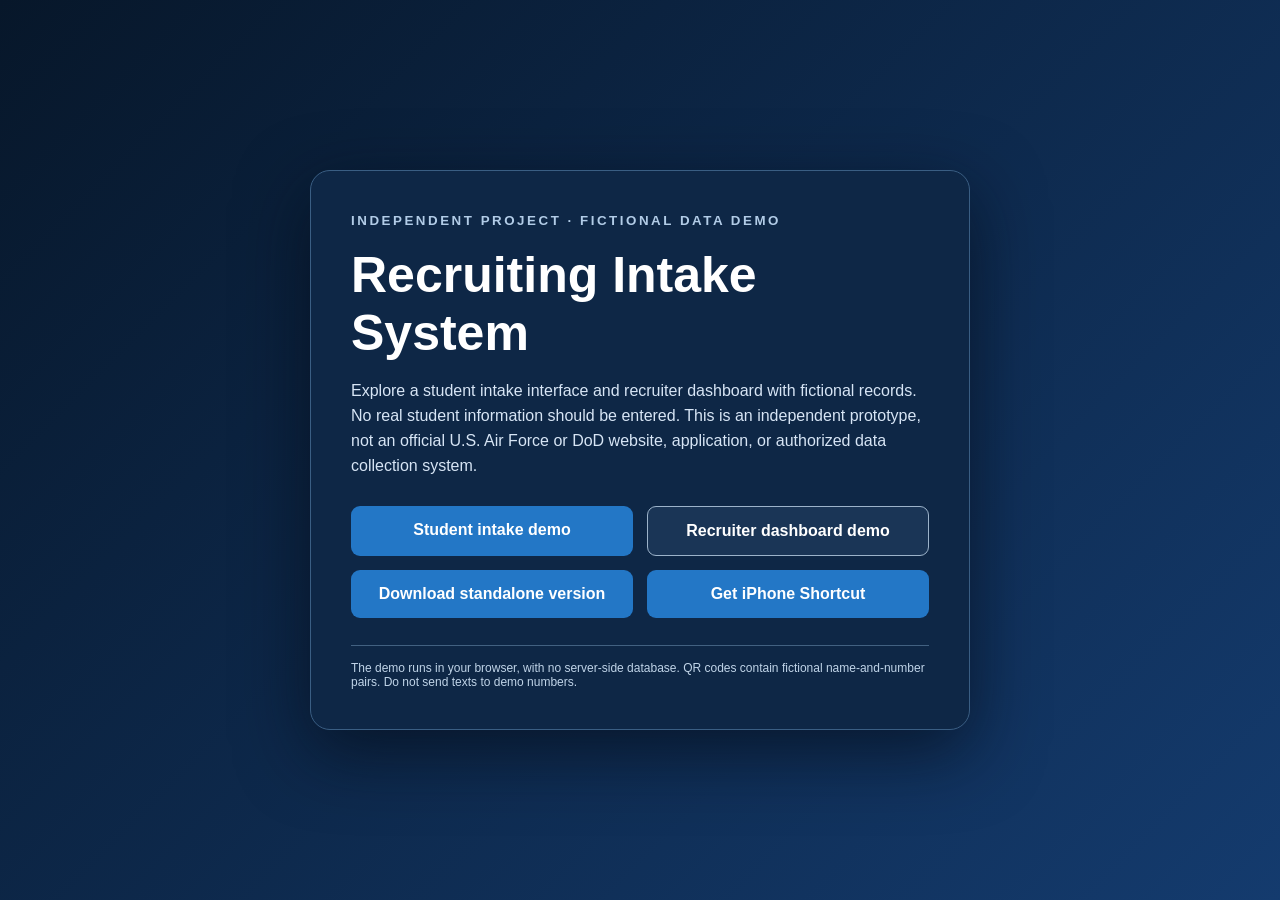
<file: docs/index.html>
<!DOCTYPE html><html lang="en"><head><meta charset="utf-8"><meta name="viewport" content="width=device-width,initial-scale=1"><title>Recruiting Intake · Public Demo</title><style>
:root{font-family:"Segoe UI",Arial,sans-serif;color:#fff;background:#0a1930}*{box-sizing:border-box}body{margin:0;min-height:100vh;background:linear-gradient(135deg,#07172a,#143b6e);display:grid;place-items:center;padding:30px}main{max-width:660px;width:100%;background:#0e2746;border:1px solid #3a5e83;border-radius:20px;padding:40px;box-shadow:0 22px 70px #050c18aa}small{letter-spacing:.19em;font-weight:700;color:#b2cce7}h1{font-size:clamp(30px,6vw,50px);margin:17px 0}p{color:#d7e5f5;line-height:1.55}nav{display:grid;grid-template-columns:repeat(2,1fr);gap:14px;margin:27px 0}a{display:block;text-decoration:none;text-align:center;background:#2377c6;color:white;padding:15px;border-radius:9px;font-weight:700}a:nth-child(2){background:#1a3556;border:1px solid #9cb3ca}footer{color:#c0d4e8;font-size:12px;border-top:1px solid #426181;padding-top:15px}@media(max-width:520px){main{padding:25px}nav{grid-template-columns:1fr}}</style></head><body><main><small>INDEPENDENT PROJECT · FICTIONAL DATA DEMO</small><h1>Recruiting Intake System</h1><p>Explore a student intake interface and recruiter dashboard with fictional records. No real student information should be entered. This is an independent prototype, not an official U.S. Air Force or DoD website, application, or authorized data collection system.</p><nav><a href="Recruiting_Intake_Kiosk.html">Student intake demo</a><a href="Recruiting_Staff_Manager.html">Recruiter dashboard demo</a><a href="https://github.com/PrintOrb/recruiting-intake-demo/releases/latest" rel="noopener noreferrer">Download standalone version</a><a href="iphone-shortcut.html">Get iPhone Shortcut</a></nav><footer>The demo runs in your browser, with no server-side database. QR codes contain fictional name-and-number pairs. Do not send texts to demo numbers.</footer></main></body></html>
</file>
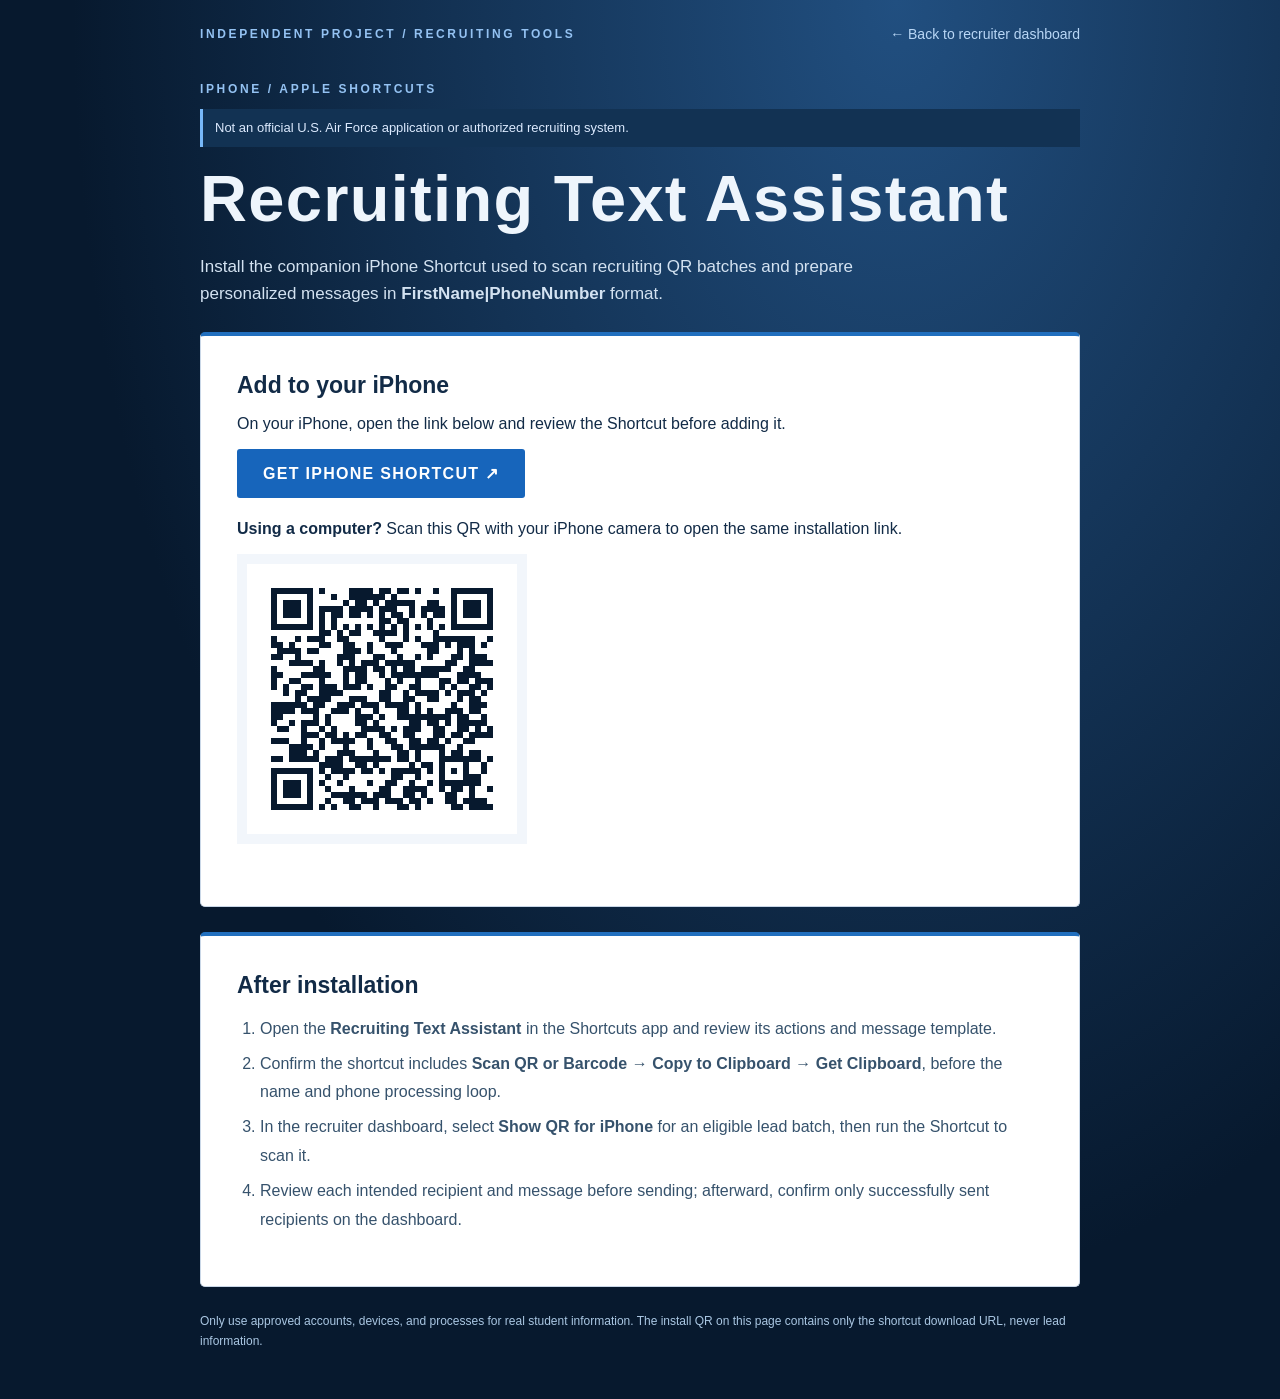
<file: docs/iphone-shortcut.html>
<!doctype html>
<html lang="en">
<head>
<meta charset="utf-8">
<meta name="viewport" content="width=device-width,initial-scale=1">
<title>Recruiting Text Assistant | iPhone Shortcut</title>
<style>
:root{font-family:"Bahnschrift","Segoe UI",Arial,sans-serif;background:#07192e;color:#eef5fc}
*{box-sizing:border-box}
body{margin:0;min-height:100vh;background:radial-gradient(ellipse at 70% 0%,#214f80 0%,#07192e 65%);padding:26px}
main{max-width:880px;margin:auto}
nav{display:flex;justify-content:space-between;align-items:center;gap:20px;margin-bottom:40px}
nav a{color:#b9d7f6;text-decoration:none;font-size:14px}
.eyebrow{text-transform:uppercase;letter-spacing:.22em;font-size:12px;color:#94c2f2;font-weight:850}
h1{font-family:"Bahnschrift SemiCondensed","Arial Narrow",Arial,sans-serif;font-size:clamp(36px,7vw,65px);margin:14px 0;letter-spacing:.02em}
.lead{font-size:17px;line-height:1.6;color:#d3e2f1;max-width:750px}
.panel{background:#fff;color:#122b47;border:1px solid #c9d7e7;border-top:4px solid #216fbe;border-radius:5px;padding:clamp(18px,4vw,36px);margin:25px 0}
.panel h2{margin:0 0 14px;font-size:23px}
.status{margin:16px 0;color:#385977;line-height:1.6}
.install{background:#1765bb;color:#fff;text-decoration:none;font-weight:800;text-transform:uppercase;letter-spacing:.08em;display:inline-block;padding:15px 26px;border-radius:3px}
.install:hover{background:#0e4f9b}
.install:focus-visible{outline:3px solid #7ab8fc;outline-offset:3px}
#qrWrap{display:none;margin:22px 0}
#qr{max-width:100%;border:10px solid #f2f6fb;image-rendering:pixelated}
.foot{font-size:12px;color:#aac7e3;line-height:1.6;margin:22px 0}
.independent-info{border-left:3px solid #78b8f8;padding:9px 12px;background:#123253;color:#dceafe;font-size:13px;line-height:1.5}
ol{padding-left:23px;line-height:1.8;color:#36526c}
li{margin:6px 0}
code{background:#eff4fa;padding:2px 5px;border-radius:3px}
[hidden]{display:none!important}
</style>
</head>
<body>
<main>
<nav><span class="eyebrow">INDEPENDENT PROJECT / RECRUITING TOOLS</span><a href="Recruiting_Staff_Manager.html">← Back to recruiter dashboard</a></nav>
<div class="eyebrow">iPhone / Apple Shortcuts</div>
<p class="independent-info">Not an official U.S. Air Force application or authorized recruiting system.</p>
<h1>Recruiting Text Assistant</h1>
<p class="lead">Install the companion iPhone Shortcut used to scan recruiting QR batches and prepare personalized messages in <strong>FirstName|PhoneNumber</strong> format.</p>
<section class="panel" aria-labelledby="installTitle">
<h2 id="installTitle">Add to your iPhone</h2>
<div id="notReady" class="status" role="status">An installation link hasn't been configured yet. The Shortcut owner needs to publish its reviewed iCloud share link first.</div>
<div id="ready" hidden>
<p>On your iPhone, open the link below and review the Shortcut before adding it.</p>
<a id="installLink" class="install" rel="noopener noreferrer" target="_blank">Get iPhone Shortcut ↗</a>
<div id="qrWrap">
<p><strong>Using a computer?</strong> Scan this QR with your iPhone camera to open the same installation link.</p>
<canvas id="qr" role="img" aria-label="QR code linking to the Apple Shortcut"></canvas>
</div>
</div>
</section>
<section class="panel">
<h2>After installation</h2>
<ol>
<li>Open the <strong>Recruiting Text Assistant</strong> in the Shortcuts app and review its actions and message template.</li>
<li>Confirm the shortcut includes <strong>Scan QR or Barcode → Copy to Clipboard → Get Clipboard</strong>, before the name and phone processing loop.</li>
<li>In the recruiter dashboard, select <strong>Show QR for iPhone</strong> for an eligible lead batch, then run the Shortcut to scan it.</li>
<li>Review each intended recipient and message before sending; afterward, confirm only successfully sent recipients on the dashboard.</li>
</ol>
</section>
<p class="foot">Only use approved accounts, devices, and processes for real student information. The install QR on this page contains only the shortcut download URL, never lead information.</p>
</main>
<script src="assets/js/Offline_QR.js"></script>
<script src="assets/js/Recruiting_Config.js"></script>
<script>
(function(){
"use strict";
const url=window.RECRUITING_CONFIG&&window.RECRUITING_CONFIG.shortcuts&&window.RECRUITING_CONFIG.shortcuts.iphoneShareUrl;
let valid=false;
try{const u=new URL(url);valid=u.protocol==="https:"&&u.hostname==="www.icloud.com"&&/^\/shortcuts\/[a-zA-Z0-9]+\/?$/.test(u.pathname)&&!u.search&&!u.hash;}catch(_){}
if(!valid)return;
document.getElementById("notReady").hidden=true;
document.getElementById("ready").hidden=false;
const link=document.getElementById("installLink");
link.href=url;
try{
const qr=new OfflineQRCode(-1,OfflineQRErrorLevel.M);qr.addData(url);qr.make();
const canvas=document.getElementById("qr"),ctx=canvas.getContext("2d");
const n=qr.getModuleCount(),quiet=4,scale=6;
canvas.width=canvas.height=(n+quiet*2)*scale;
ctx.fillStyle="#fff";ctx.fillRect(0,0,canvas.width,canvas.height);
ctx.fillStyle="#07192e";
for(let y=0;y<n;y++)for(let x=0;x<n;x++)if(qr.isDark(y,x))ctx.fillRect((x+quiet)*scale,(y+quiet)*scale,scale,scale);
document.getElementById("qrWrap").style.display="block";
}catch(error){document.getElementById("qrWrap").style.display="none";}
})();
</script>
</body>
</html>
</file>
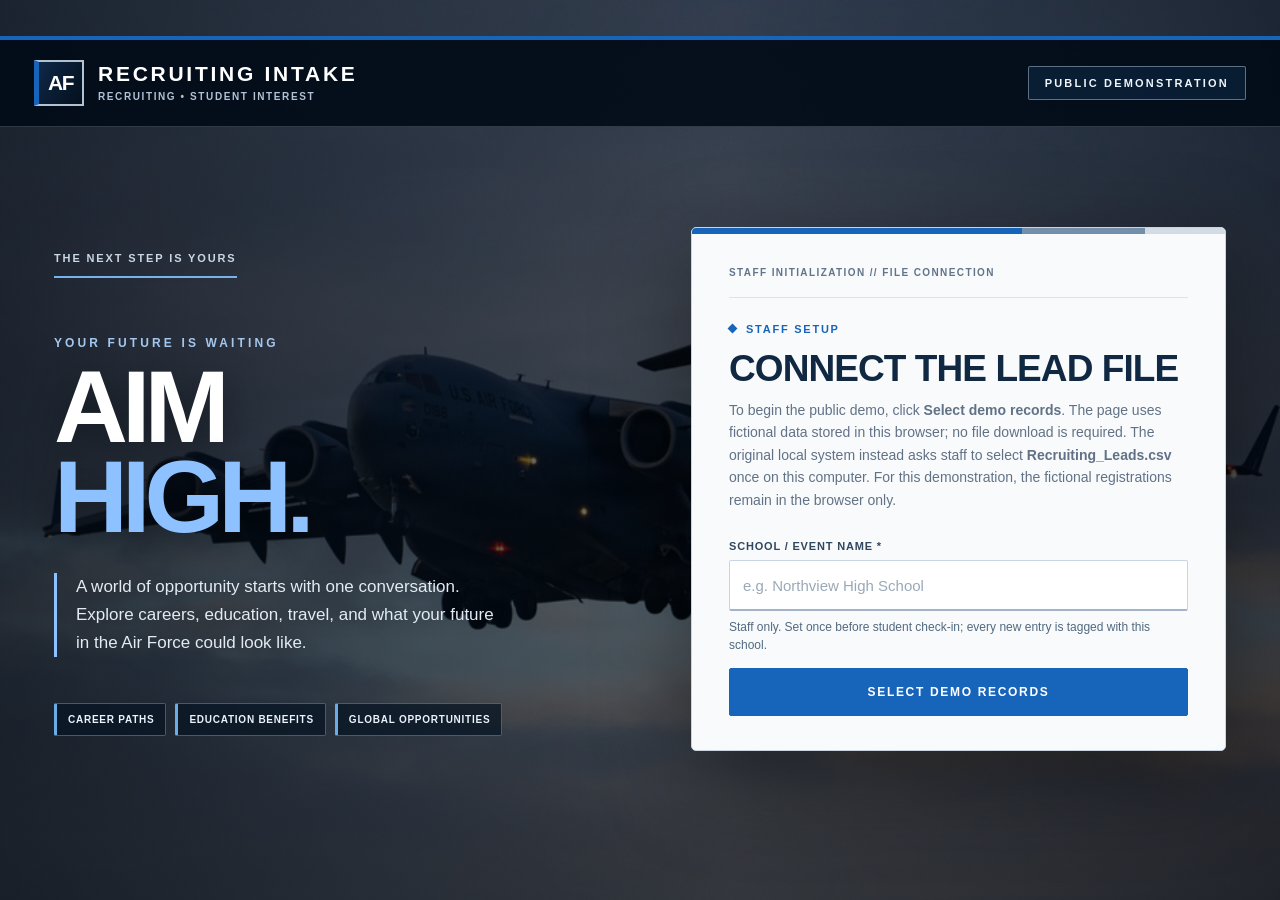
<file: docs/Recruiting_Intake_Kiosk.html>
<!DOCTYPE html>

<html lang="en">
<head>
<meta charset="utf-8"/>
<meta content="width=device-width,initial-scale=1" name="viewport"/>
<title>PUBLIC DEMO | Student Interest</title>
<link href="assets/css/Recruiting_Kiosk.css" rel="stylesheet"/>
</head>
<body>
<div class="public-demo-banner" role="note">PUBLIC DEMO · FICTIONAL RECORDS ONLY · INDEPENDENT PROJECT — NOT AN OFFICIAL U.S. AIR FORCE APPLICATION</div>
<!-- Page text: assets/js/Recruiting_Config.js | Page layout: this HTML -->
<!-- HEADER: visible wording is configured in assets/js/Recruiting_Config.js -->
<header>
<div class="brand">
<div class="logo">AF</div>
<div>
<b data-config="brand.name">
</b>
<span data-config="brand.studentSubtitle">
</span>
</div>
</div>
<div class="pill" data-config="brand.studentBadge">
</div>
</header>
<nav class="demo-nav"><span>Student kiosk</span><a href="Recruiting_Staff_Manager.html">Open staff demo →</a></nav>
<main>
<!-- HERO: edit main copy in Recruiting_Config.js and structure here -->
<section class="hero"><div class="hero-issue">THE NEXT STEP IS YOURS</div>
<div class="kicker" data-config="kiosk.heroEyebrow">
</div>
<h1>
<span data-config="kiosk.heroMain">
</span>
<br/>
<em data-config="kiosk.heroAccent">
</em>
</h1>
<p data-config="kiosk.heroDescription">
</p>
<div class="features">
<div class="chip">CAREER PATHS</div>
<div class="chip">EDUCATION BENEFITS</div>
<div class="chip">GLOBAL OPPORTUNITIES</div>
</div>
</section>
<section class="card" id="setup"><div class="card-meta">STAFF INITIALIZATION  //  FILE CONNECTION</div>
<div class="topline">
<span class="dot">
</span>
     STAFF SETUP
    </div>
<h2>
     Connect the lead file
    </h2>
<p class="sub">
     To begin the public demo, click <strong>Select demo records</strong>. The page uses fictional data stored in this browser; no file download is required. The original local system instead asks staff to select
     <b>
      Recruiting_Leads.csv
     </b>
     once on this computer. For this demonstration, the fictional registrations remain in the browser only.
    </p>
<div class="field staff-school-setup">
<label for="visitSchool">School / event name *</label>
<input autocomplete="off" id="visitSchool" maxlength="100" placeholder="e.g. Northview High School" required/>
<p class="staff-school-hint">Staff only. Set once before student check-in; every new entry is tagged with this school.</p>
</div>
<button class="primary-action" id="connect">
     Select demo records
    </button>
<div class="msg err hidden" id="setupError" role="alert">
</div>

</section>
<section class="card hidden" id="formCard"><div id="schoolSessionBadge" class="school-session-badge" aria-label="Current school"></div><div class="card-meta">RECRUITING INTEREST  //  YOUR NEXT STEP</div>
<div class="topline">
<span class="dot">
</span>
     LET'S GET STARTED
    </div>
<h2 data-config="kiosk.formTitle">
</h2>
<p class="sub" data-config="kiosk.formDescription">
</p>
<!-- FORM FIELDS: customize labels/inputs here; keep IDs unchanged unless updating JS -->
<form autocomplete="off" id="interestForm">
<div class="fieldgrid">
<div class="field">
<label for="first">
        First name *
       </label>
<input autocomplete="off" id="first" maxlength="60" name="first" placeholder="First name" required=""/>
</div>
<div class="field">
<label for="last">
        Last name *
       </label>
<input autocomplete="off" id="last" maxlength="60" name="last" placeholder="Last name" required=""/>
</div>
</div>
<div class="field">
<label for="phone">
       Phone number *
      </label>
<input autocomplete="off" id="phone" inputmode="tel" maxlength="20" name="phone" placeholder="(812) 555-0123" required="" type="tel"/>
</div>
<div class="field">
<label for="email">
       Email address *
      </label>
<input autocomplete="off" id="email" maxlength="160" name="email" placeholder="you@example.com" required="" type="email"/>
</div>
<div class="fieldgrid">
<div class="field">
<label for="dob">
        Date of birth *
       </label>
<input autocomplete="off" id="dob" name="dob" required="" type="date"/>
</div>
<div class="field">
<label for="grad">
        Graduation year *
       </label>
<input autocomplete="off" id="grad" max="2050" min="2000" name="grad" placeholder="2027" required="" step="1" type="number"/>
</div>
</div>
<div class="checkrow">
<input id="consent" type="checkbox"/>
<label data-config="kiosk.consentText" for="consent">
</label>
</div>
<p class="consent-explainer">Optional. If you do not check this box, your submission will still be saved, but you will not be included in recruiter SMS or email outreach lists.</p>
<div class="checkrow demo-attestation"><input id="demoAttest" type="checkbox" required/><label for="demoAttest">Required: I confirm that these are fictional test details, not a real student’s information.</label></div>
<div class="msg err hidden" id="error" role="alert">
</div>
<button class="primary-action" id="submitBtn" type="submit">
      Submit my information →
     </button>
</form>

</section>
<section class="card hidden" id="success">
<div class="success">
<div class="checkmark">
      ✓
     </div>
<div class="topline" style="justify-content:center">
<span class="dot">
</span>
      SUBMISSION COMPLETE
     </div>
<h2 data-config="kiosk.successTitle">
</h2>
<p class="sub" data-config="kiosk.successDescription">
</p>
<button class="primary-action" id="next">
      Next student →
     </button>
</div>
</section>
</main>

<script src="assets/js/Recruiting_Config.js">
</script>
<script src="assets/js/Recruiting_Pages_Demo.js"></script>
<script src="assets/js/Recruiting_Kiosk.js">
</script>
</body>
</html>
</file>
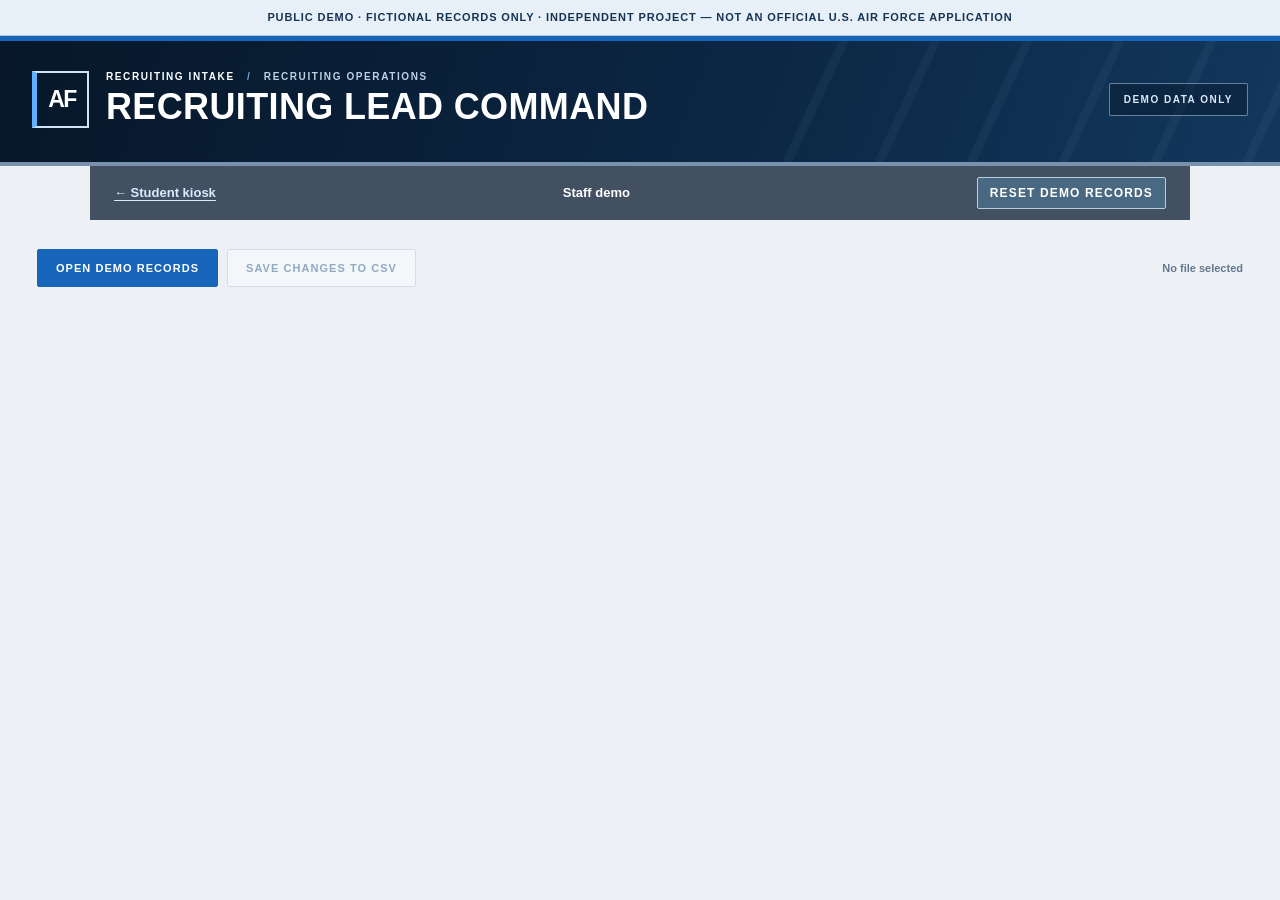
<file: docs/Recruiting_Staff_Manager.html>
<!DOCTYPE html>

<html lang="en">
<head>
<meta charset="utf-8"/>
<meta content="width=device-width,initial-scale=1" name="viewport"/>
<title>PUBLIC DEMO | Recruiting Lead Command</title>
<link href="assets/css/Recruiting_Manager.css" rel="stylesheet"/>
<style>
.shortcut-install-link{display:inline-flex;align-items:center;justify-content:center;background:#eef5fd;color:#134b82;border:1px solid #a7c3df;border-radius:2px;padding:12px 15px;font:850 11px "Bahnschrift","Segoe UI",Arial,sans-serif;letter-spacing:.06em;text-transform:uppercase;text-decoration:none;white-space:nowrap}
.shortcut-install-link:hover{background:#e0eeff}
.shortcut-install-link:focus-visible{outline:3px solid #65a4e7;outline-offset:3px}
</style>
</head>
<body>
<div class="public-demo-banner" role="note">PUBLIC DEMO · FICTIONAL RECORDS ONLY · INDEPENDENT PROJECT — NOT AN OFFICIAL U.S. AIR FORCE APPLICATION</div>
<!-- Page text: assets/js/Recruiting_Config.js | Page layout: this HTML -->
<header>
<div class="wrap head">
<div class="head-brand"><div class="manager-mark">AF</div><div class="head-copy">
<div class="kicker"><span class="header-org" data-config="brand.name"></span><span class="header-kicker-sep"> / </span>
<span data-config="brand.staffSubtitle"></span></div>
<h1 data-config="staff.heading">
</h1>
</div></div>
<div class="pill" data-config="brand.staffBadge">
</div>
</div>
</header>
<nav class="demo-nav"><a href="Recruiting_Intake_Kiosk.html">← Student kiosk</a><span>Staff demo</span><button class="demo-reset" type="button" onclick="resetRecruitingDemo()">Reset demo records</button></nav>
<main class="wrap">

<div class="toolbar">
<div class="bar">
<button id="open">
      Open demo records
     </button>
<button class="secondary" disabled="" id="save">
      Save changes to CSV
     </button>
</div>
<span class="filename" id="fileName">
     No file selected
    </span>
</div>
<div class="hidden" id="app">
<div class="stats">
<div class="stat">
<span>
       Total submissions
      </span>
<strong id="total">
       0
      </strong>
</div>
<div class="stat">
<span>
       Ready to text
      </span>
<strong id="eligible">
       0
      </strong>
</div>
<div class="stat">
<span>
       Texted
      </span>
<strong id="contacted">
       0
      </strong>
</div>
<div class="stat">
<span>
       Shared numbers · review
      </span>
<strong id="duplicates">
       0
      </strong>
</div>
<div class="stat">
<span>Ready to email</span>
<strong id="emailEligible">0</strong>
</div>
<div class="stat">
<span>Emailed</span>
<strong id="emailed">0</strong>
</div>
<div class="stat"><span>Birthdays · next 30 days</span><strong id="birthdayCount">0</strong></div>
</div>

<section class="panel school-panel" aria-labelledby="schoolAssignmentHeading">
<div class="panel-overline">RECRUITING / SCHOOL VISITS</div>
<h2 id="schoolAssignmentHeading">Assign school or event</h2>
<p class="muted">New kiosk entries are tagged automatically when staff start a visit. For older or corrected records, enter a school and assign it to selected leads, or fill only records that do not have a school. Save changes to CSV afterward.</p>
<div class="school-assignment-actions">
<label class="school-name-label" for="schoolAssignName">School / event name</label>
<input id="schoolAssignName" maxlength="100" autocomplete="off" placeholder="e.g. Northview High School" type="text"/>
<button type="button" id="assignSchoolSelected">Assign to selected</button>
<button type="button" class="secondary" id="fillUnassignedSchools">Fill unassigned records</button>
</div>
<div class="muted">To select a school visit, search by its school name in the records table, then use Select visible rows. Reassignment never alters consent or outreach status.</div>
</section>
<section class="panel birthday-panel" aria-labelledby="birthdayHeading">
<div class="panel-overline">LEADS / BIRTHDAY OVERVIEW</div>
<div class="row">
<div>
<h2 id="birthdayHeading">Upcoming birthdays</h2>
<div class="muted">Ages and upcoming birthdays are calculated from the stored date of birth. No automatic birthday messages are sent.</div>
</div>
<div class="muted" id="birthdaySummary">None in the next 30 days</div>
</div>
<div class="birthday-grid" id="birthdayList"></div>
</section>
<!-- SMS EXPORT: generates FirstName|PhoneNumber lines, and offline QR batches -->
<section class="panel"><div class="panel-overline">OUTREACH / COMMUNICATIONS</div>
<div class="row">
<div>
<h2>
        Copy-ready SMS list
       </h2>
<div class="muted">
        One line per eligible new lead. Format:
        <b>
         FirstName|PhoneNumber
        </b>
        . Numbers shared by multiple leads are omitted for manual review.
       </div>
</div>
<div class="actions">
<button id="copy">
        Copy SMS list
       </button>
<a class="shortcut-install-link" href="iphone-shortcut.html">Get iPhone Shortcut ↗</a>
<button class="secondary" id="showQR">
        Show QR for iPhone
       </button>
</div>
</div>
<textarea id="smsText" placeholder="No eligible leads" readonly="" spellcheck="false"></textarea>
<div class="muted">After sending messages, confirm the completed recipients in the QR batch window to update their contact status.</div>
</section>
<!-- EMAIL EXPORT: email follow-up is separate from SMS contact status -->
<section class="panel" id="emailPanel">
<div class="panel-overline">EMAIL / FOLLOW-UP</div>
<div class="row">
<div>
<h2>Email outreach</h2>
<div class="muted">Only unique addresses with recorded contact consent and status New are included. Email outreach is tracked separately from texts.</div>
</div>
<div class="actions">
<button id="copyEmails">Copy BCC addresses</button>
<button class="secondary" id="emailCSV">Download mail-merge CSV</button>
</div>
</div>
<textarea id="emailAddresses" aria-label="BCC-ready email addresses" placeholder="No eligible email addresses" readonly spellcheck="false"></textarea>
<div class="muted" id="emailCount">0 unique addresses ready for follow-up</div>
<div class="muted">Use an authorized recruiting email account. BCC prevents exposing the entire address list; for personalized emails, import the CSV into an approved mail-merge tool. After sending, select the leads below and mark Emailed.</div>
</section>
<section class="panel"><div class="panel-overline">CONTACTS / RECORDS</div>
<div class="row">
<div>
<h2>
        Student lead records
       </h2>
<div class="muted">
        Select records to update SMS or email follow-up, or permanently remove. Deletion requires confirmation and saves to the CSV immediately.
       </div>
</div>
<input id="search" placeholder="Search name, phone, email, or school" type="search"/>
</div>
<div class="tablewrap">
<table>
<thead>
<tr>
<th>
<input aria-label="Select visible rows" id="selectAll" type="checkbox"/>
</th>
<th>
          First / Last
         </th>
<th>
          Phone
         </th>
<th>Email</th>
<th>Age</th>
<th>Birthday</th>
<th>
          Grad year
         </th>
<th>School</th>
<th>
          Consent
         </th>
<th>
          SMS status
         </th>
<th>Email status</th>
<th>
          Flag
         </th>
<th>
          Submitted
         </th>
</tr>
</thead>
<tbody id="rows">
</tbody>
</table>
</div>
<div class="row" style="margin-top:17px">
<div class="muted" id="countSelected">
       0 selected
      </div>
<div class="actions">
<button class="secondary" id="markDone">
        Mark contacted
       </button>
<button class="secondary" id="markNew">
        Mark new
       </button>
<button class="secondary" id="markEmailed">Mark emailed</button>
<button class="secondary" id="markEmailNew">Email: reset to New</button>
<button class="danger" id="deleteSelected">
        Delete selected
       </button>
</div>
</div>
</section>
</div>
<div class="hidden" id="message" role="status">
</div>
</main>
<div aria-labelledby="qrTitle" aria-modal="true" class="qr-backdrop hidden" id="qrBackdrop" role="dialog">
<div class="qr-dialog">
<div class="row">
<div>
<div class="kicker" style="color:#2f71b3">
       OFFLINE TRANSFER
      </div>
<h2 id="qrTitle">
       Scan on the recruiter’s iPhone
      </h2>
</div>
<button aria-label="Close QR dialog" class="secondary" id="closeQR">
      Close ×
     </button>
</div>
<p class="muted">Scan this batch with the iPhone Shortcut.</p>
<div class="qr-display">
<canvas aria-label="QR code with name and phone list" height="500" id="qrCanvas" width="500">
</canvas>
</div>
<div aria-live="polite" class="qr-batch" id="qrBatch">
</div>
<div class="row">
<button class="secondary" id="qrPrev">
      ← Previous batch
     </button>
<button id="qrNext">
      Next batch →
     </button>
</div>
<section aria-label="Confirm which texts were sent" class="qr-confirm-panel">
<div class="row qr-confirm-head">
<div>
<h3>Confirm sent recipients</h3>
<p class="muted">Scanning the QR does not update this computer. After the Shortcut finishes, uncheck any messages that failed or were skipped. Then confirm to save the selected contacts.</p>
</div>
<span class="qr-counter" id="qrChecklistCount"></span>
</div>
<div class="qr-checklist" id="qrChecklist"></div>
<button class="confirm-send" id="qrMarkSent" type="button">Confirm sent · mark contacted</button>
<p class="qr-error" id="qrStatus" role="alert"></p>
</section>
<p class="muted">
     iPhone Shortcut: insert
     <b>
      Scan QR or Barcode
     </b>
     →
     <b>
      Copy to Clipboard
     </b>
     just before the existing
     <b>
      Get Clipboard
     </b>
     action. Run it to scan this code. Each batch must be scanned and reviewed separately.
    </p>
</div>
</div>
<script src="assets/js/Offline_QR.js">
</script>
<script src="assets/js/Recruiting_Config.js">
</script>
<script src="assets/js/Recruiting_Pages_Demo.js"></script>
<script src="assets/js/Recruiting_Manager.js">
</script>
</body>
</html>
</file>
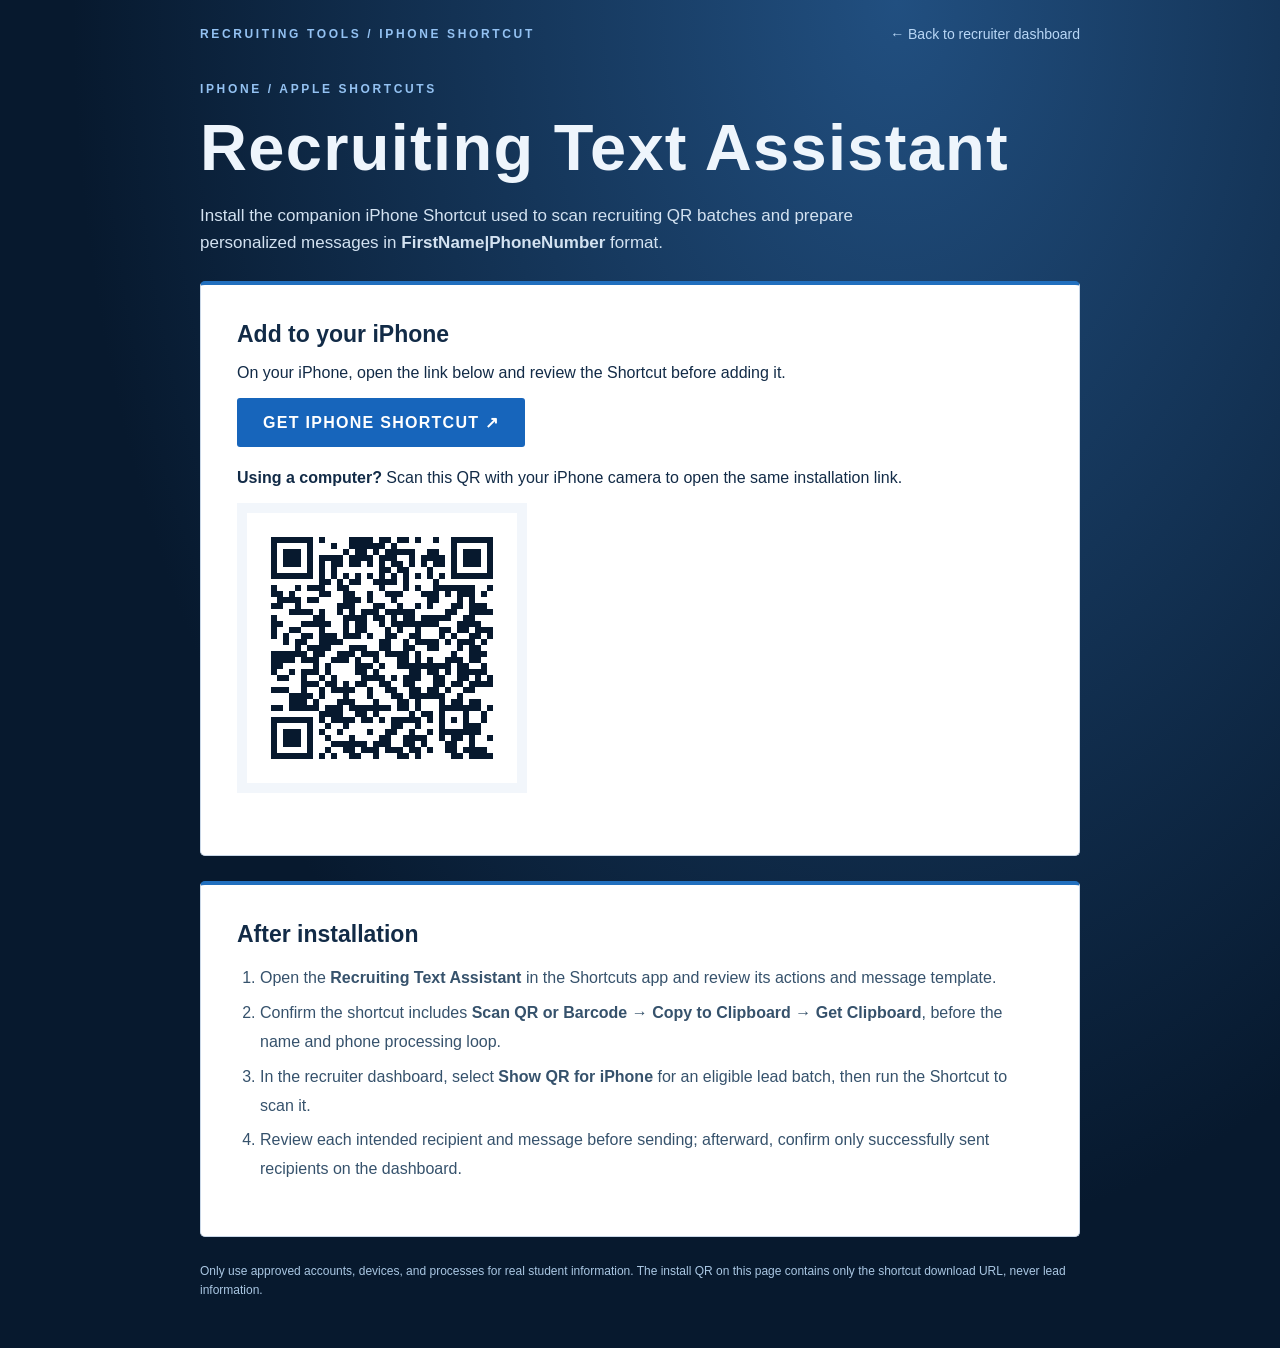
<file: operational/iphone-shortcut.html>
<!doctype html>
<html lang="en">
<head>
<meta charset="utf-8">
<meta name="viewport" content="width=device-width,initial-scale=1">
<title>Recruiting Text Assistant | iPhone Shortcut</title>
<style>
:root{font-family:"Bahnschrift","Segoe UI",Arial,sans-serif;background:#07192e;color:#eef5fc}
*{box-sizing:border-box}
body{margin:0;min-height:100vh;background:radial-gradient(ellipse at 70% 0%,#214f80 0%,#07192e 65%);padding:26px}
main{max-width:880px;margin:auto}
nav{display:flex;justify-content:space-between;align-items:center;gap:20px;margin-bottom:40px}
nav a{color:#b9d7f6;text-decoration:none;font-size:14px}
.eyebrow{text-transform:uppercase;letter-spacing:.22em;font-size:12px;color:#94c2f2;font-weight:850}
h1{font-family:"Bahnschrift SemiCondensed","Arial Narrow",Arial,sans-serif;font-size:clamp(36px,7vw,65px);margin:14px 0;letter-spacing:.02em}
.lead{font-size:17px;line-height:1.6;color:#d3e2f1;max-width:750px}
.panel{background:#fff;color:#122b47;border:1px solid #c9d7e7;border-top:4px solid #216fbe;border-radius:5px;padding:clamp(18px,4vw,36px);margin:25px 0}
.panel h2{margin:0 0 14px;font-size:23px}
.status{margin:16px 0;color:#385977;line-height:1.6}
.install{background:#1765bb;color:#fff;text-decoration:none;font-weight:800;text-transform:uppercase;letter-spacing:.08em;display:inline-block;padding:15px 26px;border-radius:3px}
.install:hover{background:#0e4f9b}
.install:focus-visible{outline:3px solid #7ab8fc;outline-offset:3px}
#qrWrap{display:none;margin:22px 0}
#qr{max-width:100%;border:10px solid #f2f6fb;image-rendering:pixelated}
.foot{font-size:12px;color:#aac7e3;line-height:1.6;margin:22px 0}
ol{padding-left:23px;line-height:1.8;color:#36526c}
li{margin:6px 0}
code{background:#eff4fa;padding:2px 5px;border-radius:3px}
[hidden]{display:none!important}
</style>
</head>
<body>
<main>
<nav><span class="eyebrow">RECRUITING TOOLS / IPHONE SHORTCUT</span><a href="Recruiting_Staff_Manager.html">← Back to recruiter dashboard</a></nav>
<div class="eyebrow">iPhone / Apple Shortcuts</div>
<h1>Recruiting Text Assistant</h1>
<p class="lead">Install the companion iPhone Shortcut used to scan recruiting QR batches and prepare personalized messages in <strong>FirstName|PhoneNumber</strong> format.</p>
<section class="panel" aria-labelledby="installTitle">
<h2 id="installTitle">Add to your iPhone</h2>
<div id="notReady" class="status" role="status">An installation link hasn't been configured yet. The Shortcut owner needs to publish its reviewed iCloud share link first.</div>
<div id="ready" hidden>
<p>On your iPhone, open the link below and review the Shortcut before adding it.</p>
<a id="installLink" class="install" rel="noopener noreferrer" target="_blank">Get iPhone Shortcut ↗</a>
<div id="qrWrap">
<p><strong>Using a computer?</strong> Scan this QR with your iPhone camera to open the same installation link.</p>
<canvas id="qr" role="img" aria-label="QR code linking to the Apple Shortcut"></canvas>
</div>
</div>
</section>
<section class="panel">
<h2>After installation</h2>
<ol>
<li>Open the <strong>Recruiting Text Assistant</strong> in the Shortcuts app and review its actions and message template.</li>
<li>Confirm the shortcut includes <strong>Scan QR or Barcode → Copy to Clipboard → Get Clipboard</strong>, before the name and phone processing loop.</li>
<li>In the recruiter dashboard, select <strong>Show QR for iPhone</strong> for an eligible lead batch, then run the Shortcut to scan it.</li>
<li>Review each intended recipient and message before sending; afterward, confirm only successfully sent recipients on the dashboard.</li>
</ol>
</section>
<p class="foot">Only use approved accounts, devices, and processes for real student information. The install QR on this page contains only the shortcut download URL, never lead information.</p>
</main>
<script src="assets/js/Offline_QR.js"></script>
<script src="assets/js/Recruiting_Config.js"></script>
<script>
(function(){
"use strict";
const url=window.RECRUITING_CONFIG&&window.RECRUITING_CONFIG.shortcuts&&window.RECRUITING_CONFIG.shortcuts.iphoneShareUrl;
let valid=false;
try{const u=new URL(url);valid=u.protocol==="https:"&&u.hostname==="www.icloud.com"&&/^\/shortcuts\/[a-zA-Z0-9]+\/?$/.test(u.pathname)&&!u.search&&!u.hash;}catch(_){}
if(!valid)return;
document.getElementById("notReady").hidden=true;
document.getElementById("ready").hidden=false;
const link=document.getElementById("installLink");
link.href=url;
try{
const qr=new OfflineQRCode(-1,OfflineQRErrorLevel.M);qr.addData(url);qr.make();
const canvas=document.getElementById("qr"),ctx=canvas.getContext("2d");
const n=qr.getModuleCount(),quiet=4,scale=6;
canvas.width=canvas.height=(n+quiet*2)*scale;
ctx.fillStyle="#fff";ctx.fillRect(0,0,canvas.width,canvas.height);
ctx.fillStyle="#07192e";
for(let y=0;y<n;y++)for(let x=0;x<n;x++)if(qr.isDark(y,x))ctx.fillRect((x+quiet)*scale,(y+quiet)*scale,scale,scale);
document.getElementById("qrWrap").style.display="block";
}catch(error){document.getElementById("qrWrap").style.display="none";}
})();
</script>
</body>
</html>
</file>
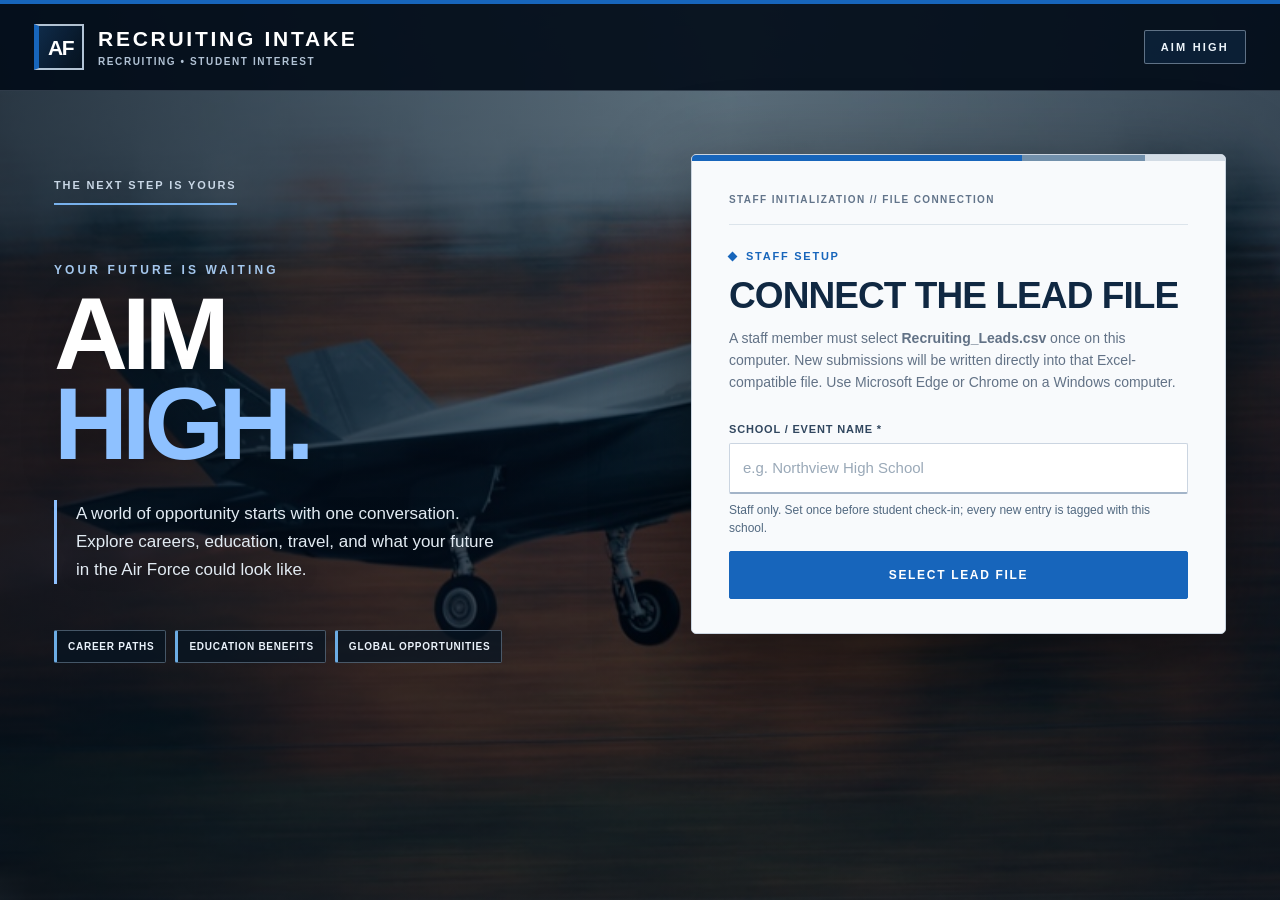
<file: operational/Recruiting_Intake_Kiosk.html>
<!DOCTYPE html>

<html lang="en">
<head>
<meta charset="utf-8"/>
<meta content="width=device-width,initial-scale=1" name="viewport"/>
<title>Recruiting Intake | Student Interest</title>
<link href="assets/css/Recruiting_Kiosk.css" rel="stylesheet"/>
</head>
<body>
<!-- Page text: assets/js/Recruiting_Config.js | Page layout: this HTML -->
<!-- HEADER: visible wording is configured in assets/js/Recruiting_Config.js -->
<header>
<div class="brand">
<div class="logo">AF</div>
<div>
<b data-config="brand.name">
</b>
<span data-config="brand.studentSubtitle">
</span>
</div>
</div>
<div class="pill" data-config="brand.studentBadge">
</div>
</header>
<main>
<!-- HERO: edit main copy in Recruiting_Config.js and structure here -->
<section class="hero"><div class="hero-issue">THE NEXT STEP IS YOURS</div>
<div class="kicker" data-config="kiosk.heroEyebrow">
</div>
<h1>
<span data-config="kiosk.heroMain">
</span>
<br/>
<em data-config="kiosk.heroAccent">
</em>
</h1>
<p data-config="kiosk.heroDescription">
</p>
<div class="features">
<div class="chip">CAREER PATHS</div>
<div class="chip">EDUCATION BENEFITS</div>
<div class="chip">GLOBAL OPPORTUNITIES</div>
</div>
</section>
<section class="card" id="setup"><div class="card-meta">STAFF INITIALIZATION  //  FILE CONNECTION</div>
<div class="topline">
<span class="dot">
</span>
     STAFF SETUP
    </div>
<h2>
     Connect the lead file
    </h2>
<p class="sub">
     A staff member must select
     <b>
      Recruiting_Leads.csv
     </b>
     once on this computer. New submissions will be written directly into that Excel-compatible file. Use Microsoft Edge or Chrome on a Windows computer.
    </p>
<div class="field staff-school-setup">
<label for="visitSchool">School / event name *</label>
<input autocomplete="off" id="visitSchool" maxlength="100" placeholder="e.g. Northview High School" required/>
<p class="staff-school-hint">Staff only. Set once before student check-in; every new entry is tagged with this school.</p>
</div>
<button class="primary-action" id="connect">
     Select lead file
    </button>
<div class="msg err hidden" id="setupError" role="alert">
</div>

</section>
<section class="card hidden" id="formCard"><div id="schoolSessionBadge" class="school-session-badge" aria-label="Current school"></div><div class="card-meta">RECRUITING INTEREST  //  YOUR NEXT STEP</div>
<div class="topline">
<span class="dot">
</span>
     LET'S GET STARTED
    </div>
<h2 data-config="kiosk.formTitle">
</h2>
<p class="sub" data-config="kiosk.formDescription">
</p>
<!-- FORM FIELDS: customize labels/inputs here; keep IDs unchanged unless updating JS -->
<form autocomplete="off" id="interestForm">
<div class="fieldgrid">
<div class="field">
<label for="first">
        First name *
       </label>
<input autocomplete="off" id="first" maxlength="60" name="first" placeholder="First name" required=""/>
</div>
<div class="field">
<label for="last">
        Last name *
       </label>
<input autocomplete="off" id="last" maxlength="60" name="last" placeholder="Last name" required=""/>
</div>
</div>
<div class="field">
<label for="phone">
       Phone number *
      </label>
<input autocomplete="off" id="phone" inputmode="tel" maxlength="20" name="phone" placeholder="(812) 555-0123" required="" type="tel"/>
</div>
<div class="field">
<label for="email">
       Email address *
      </label>
<input autocomplete="off" id="email" maxlength="160" name="email" placeholder="you@example.com" required="" type="email"/>
</div>
<div class="fieldgrid">
<div class="field">
<label for="dob">
        Date of birth *
       </label>
<input autocomplete="off" id="dob" name="dob" required="" type="date"/>
</div>
<div class="field">
<label for="grad">
        Graduation year *
       </label>
<input autocomplete="off" id="grad" max="2050" min="2000" name="grad" placeholder="2027" required="" step="1" type="number"/>
</div>
</div>
<div class="checkrow">
<input id="consent" type="checkbox"/>
<label data-config="kiosk.consentText" for="consent">
</label>
</div>
<p class="consent-explainer">Optional. If you do not check this box, your submission will still be saved, but you will not be included in recruiter SMS or email outreach lists.</p>
<div class="msg err hidden" id="error" role="alert">
</div>
<button class="primary-action" id="submitBtn" type="submit">
      Submit my information →
     </button>
</form>

</section>
<section class="card hidden" id="success">
<div class="success">
<div class="checkmark">
      ✓
     </div>
<div class="topline" style="justify-content:center">
<span class="dot">
</span>
      SUBMISSION COMPLETE
     </div>
<h2 data-config="kiosk.successTitle">
</h2>
<p class="sub" data-config="kiosk.successDescription">
</p>
<button class="primary-action" id="next">
      Next student →
     </button>
</div>
</section>
</main>

<script src="assets/js/Recruiting_Config.js">
</script>
<script src="assets/js/Recruiting_Kiosk.js">
</script>
</body>
</html>
</file>
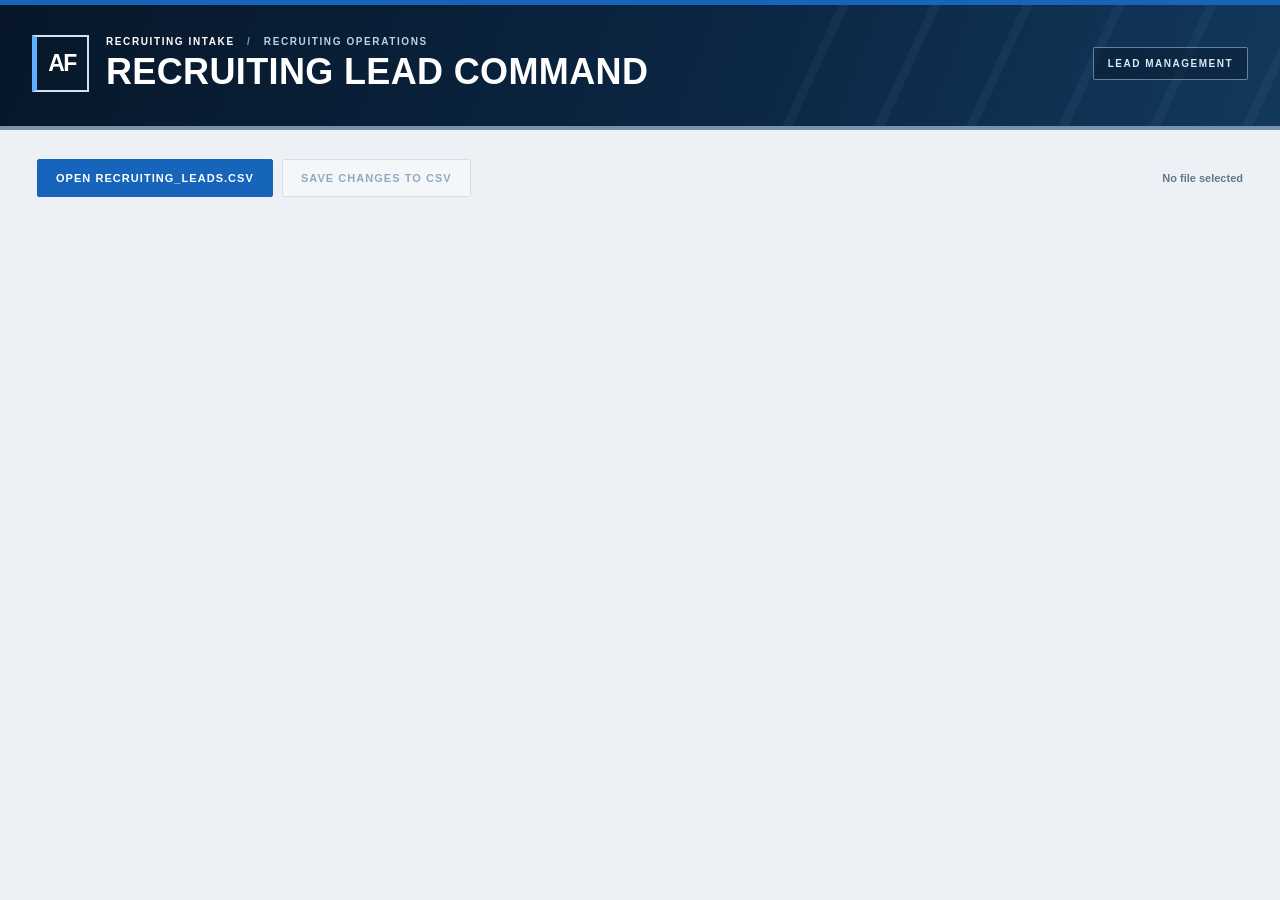
<file: operational/Recruiting_Staff_Manager.html>
<!DOCTYPE html>

<html lang="en">
<head>
<meta charset="utf-8"/>
<meta content="width=device-width,initial-scale=1" name="viewport"/>
<title>Recruiting Intake | Lead Command</title>
<link href="assets/css/Recruiting_Manager.css" rel="stylesheet"/>
<style>
.shortcut-install-link{display:inline-flex;align-items:center;justify-content:center;background:#eef5fd;color:#134b82;border:1px solid #a7c3df;border-radius:2px;padding:12px 15px;font:850 11px "Bahnschrift","Segoe UI",Arial,sans-serif;letter-spacing:.06em;text-transform:uppercase;text-decoration:none;white-space:nowrap}
.shortcut-install-link:hover{background:#e0eeff}
.shortcut-install-link:focus-visible{outline:3px solid #65a4e7;outline-offset:3px}
</style>
</head>
<body>
<!-- Page text: assets/js/Recruiting_Config.js | Page layout: this HTML -->
<header>
<div class="wrap head">
<div class="head-brand"><div class="manager-mark">AF</div><div class="head-copy">
<div class="kicker"><span class="header-org" data-config="brand.name"></span><span class="header-kicker-sep"> / </span>
<span data-config="brand.staffSubtitle"></span></div>
<h1 data-config="staff.heading">
</h1>
</div></div>
<div class="pill" data-config="brand.staffBadge">
</div>
</div>
</header>
<main class="wrap">

<div class="toolbar">
<div class="bar">
<button id="open">
      Open Recruiting_Leads.csv
     </button>
<button class="secondary" disabled="" id="save">
      Save changes to CSV
     </button>
</div>
<span class="filename" id="fileName">
     No file selected
    </span>
</div>
<div class="hidden" id="app">
<div class="stats">
<div class="stat">
<span>
       Total submissions
      </span>
<strong id="total">
       0
      </strong>
</div>
<div class="stat">
<span>
       Ready to text
      </span>
<strong id="eligible">
       0
      </strong>
</div>
<div class="stat">
<span>
       Texted
      </span>
<strong id="contacted">
       0
      </strong>
</div>
<div class="stat">
<span>
       Shared numbers · review
      </span>
<strong id="duplicates">
       0
      </strong>
</div>
<div class="stat">
<span>Ready to email</span>
<strong id="emailEligible">0</strong>
</div>
<div class="stat">
<span>Emailed</span>
<strong id="emailed">0</strong>
</div>
<div class="stat"><span>Birthdays · next 30 days</span><strong id="birthdayCount">0</strong></div>
</div>

<section class="panel school-panel" aria-labelledby="schoolAssignmentHeading">
<div class="panel-overline">RECRUITING / SCHOOL VISITS</div>
<h2 id="schoolAssignmentHeading">Assign school or event</h2>
<p class="muted">New kiosk entries are tagged automatically when staff start a visit. For older or corrected records, enter a school and assign it to selected leads, or fill only records that do not have a school. Save changes to CSV afterward.</p>
<div class="school-assignment-actions">
<label class="school-name-label" for="schoolAssignName">School / event name</label>
<input id="schoolAssignName" maxlength="100" autocomplete="off" placeholder="e.g. Northview High School" type="text"/>
<button type="button" id="assignSchoolSelected">Assign to selected</button>
<button type="button" class="secondary" id="fillUnassignedSchools">Fill unassigned records</button>
</div>
<div class="muted">To select a school visit, search by its school name in the records table, then use Select visible rows. Reassignment never alters consent or outreach status.</div>
</section>
<section class="panel birthday-panel" aria-labelledby="birthdayHeading">
<div class="panel-overline">LEADS / BIRTHDAY OVERVIEW</div>
<div class="row">
<div>
<h2 id="birthdayHeading">Upcoming birthdays</h2>
<div class="muted">Ages and upcoming birthdays are calculated from the stored date of birth. No automatic birthday messages are sent.</div>
</div>
<div class="muted" id="birthdaySummary">None in the next 30 days</div>
</div>
<div class="birthday-grid" id="birthdayList"></div>
</section>
<!-- SMS EXPORT: generates FirstName|PhoneNumber lines, and offline QR batches -->
<section class="panel"><div class="panel-overline">OUTREACH / COMMUNICATIONS</div>
<div class="row">
<div>
<h2>
        Copy-ready SMS list
       </h2>
<div class="muted">
        One line per eligible new lead. Format:
        <b>
         FirstName|PhoneNumber
        </b>
        . Numbers shared by multiple leads are omitted for manual review.
       </div>
</div>
<div class="actions">
<button id="copy">
        Copy SMS list
       </button>
<a class="shortcut-install-link" href="iphone-shortcut.html">Get iPhone Shortcut ↗</a>
<button class="secondary" id="showQR">
        Show QR for iPhone
       </button>
</div>
</div>
<textarea id="smsText" placeholder="No eligible leads" readonly="" spellcheck="false"></textarea>
<div class="muted">After sending messages, confirm the completed recipients in the QR batch window to update their contact status.</div>
</section>
<!-- EMAIL EXPORT: email follow-up is separate from SMS contact status -->
<section class="panel" id="emailPanel">
<div class="panel-overline">EMAIL / FOLLOW-UP</div>
<div class="row">
<div>
<h2>Email outreach</h2>
<div class="muted">Only unique addresses with recorded contact consent and status New are included. Email outreach is tracked separately from texts.</div>
</div>
<div class="actions">
<button id="copyEmails">Copy BCC addresses</button>
<button class="secondary" id="emailCSV">Download mail-merge CSV</button>
</div>
</div>
<textarea id="emailAddresses" aria-label="BCC-ready email addresses" placeholder="No eligible email addresses" readonly spellcheck="false"></textarea>
<div class="muted" id="emailCount">0 unique addresses ready for follow-up</div>
<div class="muted">Use an authorized recruiting email account. BCC prevents exposing the entire address list; for personalized emails, import the CSV into an approved mail-merge tool. After sending, select the leads below and mark Emailed.</div>
</section>
<section class="panel"><div class="panel-overline">CONTACTS / RECORDS</div>
<div class="row">
<div>
<h2>
        Student lead records
       </h2>
<div class="muted">
        Select records to update SMS or email follow-up, or permanently remove. Deletion requires confirmation and saves to the CSV immediately.
       </div>
</div>
<input id="search" placeholder="Search name, phone, email, or school" type="search"/>
</div>
<div class="tablewrap">
<table>
<thead>
<tr>
<th>
<input aria-label="Select visible rows" id="selectAll" type="checkbox"/>
</th>
<th>
          First / Last
         </th>
<th>
          Phone
         </th>
<th>Email</th>
<th>Age</th>
<th>Birthday</th>
<th>
          Grad year
         </th>
<th>School</th>
<th>
          Consent
         </th>
<th>
          SMS status
         </th>
<th>Email status</th>
<th>
          Flag
         </th>
<th>
          Submitted
         </th>
</tr>
</thead>
<tbody id="rows">
</tbody>
</table>
</div>
<div class="row" style="margin-top:17px">
<div class="muted" id="countSelected">
       0 selected
      </div>
<div class="actions">
<button class="secondary" id="markDone">
        Mark contacted
       </button>
<button class="secondary" id="markNew">
        Mark new
       </button>
<button class="secondary" id="markEmailed">Mark emailed</button>
<button class="secondary" id="markEmailNew">Email: reset to New</button>
<button class="danger" id="deleteSelected">
        Delete selected
       </button>
</div>
</div>
</section>
</div>
<div class="hidden" id="message" role="status">
</div>
</main>
<div aria-labelledby="qrTitle" aria-modal="true" class="qr-backdrop hidden" id="qrBackdrop" role="dialog">
<div class="qr-dialog">
<div class="row">
<div>
<div class="kicker" style="color:#2f71b3">
       OFFLINE TRANSFER
      </div>
<h2 id="qrTitle">
       Scan on the recruiter’s iPhone
      </h2>
</div>
<button aria-label="Close QR dialog" class="secondary" id="closeQR">
      Close ×
     </button>
</div>
<p class="muted">Scan this batch with the iPhone Shortcut.</p>
<div class="qr-display">
<canvas aria-label="QR code with name and phone list" height="500" id="qrCanvas" width="500">
</canvas>
</div>
<div aria-live="polite" class="qr-batch" id="qrBatch">
</div>
<div class="row">
<button class="secondary" id="qrPrev">
      ← Previous batch
     </button>
<button id="qrNext">
      Next batch →
     </button>
</div>
<section aria-label="Confirm which texts were sent" class="qr-confirm-panel">
<div class="row qr-confirm-head">
<div>
<h3>Confirm sent recipients</h3>
<p class="muted">Scanning the QR does not update this computer. After the Shortcut finishes, uncheck any messages that failed or were skipped. Then confirm to save the selected contacts.</p>
</div>
<span class="qr-counter" id="qrChecklistCount"></span>
</div>
<div class="qr-checklist" id="qrChecklist"></div>
<button class="confirm-send" id="qrMarkSent" type="button">Confirm sent · mark contacted</button>
<p class="qr-error" id="qrStatus" role="alert"></p>
</section>
<p class="muted">
     iPhone Shortcut: insert
     <b>
      Scan QR or Barcode
     </b>
     →
     <b>
      Copy to Clipboard
     </b>
     just before the existing
     <b>
      Get Clipboard
     </b>
     action. Run it to scan this code. Each batch must be scanned and reviewed separately.
    </p>
</div>
</div>
<script src="assets/js/Offline_QR.js">
</script>
<script src="assets/js/Recruiting_Config.js">
</script>
<script src="assets/js/Recruiting_Manager.js">
</script>
</body>
</html>
</file>
<file: docs/assets/css/Recruiting_Kiosk.css>
/* AIR FORCE-INSPIRED RECRUITING UI
   Student-facing styles. Keep the CSV workflow in JS unchanged.
   Colors + editable text: assets/js/Recruiting_Config.js
   Background image: assets/images/Kiosk_Background.jpg
*/
:root {
  --brand-primary: #1765bb;
  --brand-primary-hover: #104d96;
  --navy: #081c35;
  --kiosk-bg-image: url("../images/Kiosk_Background.jpg");
  --steel: #c2cfda;
  --ink: #13283e;
  --field-border: #cbd5e1;
  font-family: "Bahnschrift", "Segoe UI", Arial, sans-serif;
  color: var(--ink);
  background-color: #08131f;
}
* { box-sizing: border-box; }
html { min-height: 100%; }
body {
  margin: 0;
  min-height: 100vh;
  background:
    linear-gradient(90deg, rgba(3,12,23,.73) 0%, rgba(3,14,27,.57) 31%, rgba(2,11,22,.42) 57%, rgba(3,12,25,.62) 100%),
    linear-gradient(180deg, rgba(0,0,0,.10), rgba(0,0,0,.32)),
    var(--kiosk-bg-image) center center / cover no-repeat fixed;
  color: white;
}

/* Automatic kiosk background crossfade; stays behind every form control. */
.kiosk-background-rotator {
  position: fixed;
  inset: 0;
  overflow: hidden;
  background: #08131f;
  z-index: 0;
  pointer-events: none;
}
.kiosk-background-layer {
  position: absolute;
  inset: 0;
  background-repeat: no-repeat;
  background-size: cover;
  opacity: 0;
  transition-property: opacity;
  transition-timing-function: ease-in-out;
  will-change: opacity;
}
.kiosk-background-layer.is-visible { opacity: 1; }
@media (prefers-reduced-motion: reduce) {
  .kiosk-background-layer { transition: none !important; }
}

body::before {
  content: "";
  pointer-events: none;
  position: fixed;
  inset: 0;
  opacity: .12;
  background-image: repeating-linear-gradient(135deg,transparent 0,transparent 95px,rgba(255,255,255,.10) 96px,transparent 97px);
  z-index: 0;
}
header, main, footer { position: relative; z-index: 1; }
header {
  display:flex;
  justify-content:space-between;
  align-items:center;
  gap:16px;
  padding:20px max(calc((100vw - 1240px) / 2),34px);
  background: rgba(2, 12, 24, .9);
  border-top: 4px solid var(--brand-primary);
  border-bottom: 1px solid rgba(195,213,235,.22);
}
.brand { display:flex; align-items:center; gap:14px; }
.logo {
  width: 50px;
  height: 46px;
  display: grid;
  place-items: center;
  border: 2px solid rgba(221,236,251,.8);
  border-left: 5px solid var(--brand-primary);
  color: #fff;
  font: 900 21px/1 "Bahnschrift SemiCondensed", "Arial Narrow", Impact, sans-serif;
  letter-spacing:-.07em;
  background: linear-gradient(120deg,rgba(37,107,177,.30),rgba(4,22,40,.2));
}
.brand b {
  display:block;
  font-family: "Bahnschrift SemiCondensed", "Arial Narrow", Impact, sans-serif;
  font-weight:900;
  font-stretch:condensed;
  font-size:21px;
  letter-spacing:.13em;
  line-height:1;
}
.brand span {
  display:block;
  color:#b1c2d4;
  margin-top:7px;
  font-size:10px;
  text-transform:uppercase;
  letter-spacing:.16em;
  font-weight:700;
}
.pill {
  border:1px solid rgba(211,228,246,.42);
  background:rgba(38,97,159,.18);
  padding:10px 16px;
  border-radius:2px;
  color:#eef5fb;
  font-family:"Bahnschrift", "Segoe UI", sans-serif;
  font-weight:800;
  font-size:11px;
  letter-spacing:.2em;
}
main {
  max-width: 1240px;
  margin: auto;
  padding: clamp(45px,7vh,92px) 34px 70px;
  display: grid;
  grid-template-columns: minmax(0,1fr) minmax(460px,535px);
  gap: clamp(36px,5vw,100px);
  align-items: start;
}
.hero { padding: 21px 0 12px; }
.hero-issue {
  display: inline-block;
  padding: 0 0 12px;
  border-bottom: 2px solid #78b1ec;
  margin-bottom: 58px;
  font-size: 11px;
  font-weight: 900;
  letter-spacing: .17em;
  color: #c9d7e6;
}
.kicker {
  color: #a4c7ed;
  font-size: 12px;
  letter-spacing: .26em;
  font-weight: 900;
  margin-bottom: 12px;
}
.hero h1 {
  font-family: "Bahnschrift SemiCondensed", "Arial Narrow", Impact, sans-serif;
  font-weight: 900;
  text-transform: uppercase;
  color: #fff;
  font-size: clamp(76px, 8vw, 128px);
  line-height: .88;
  letter-spacing: -.058em;
  margin: 0 0 31px;
  text-shadow: 0 10px 36px rgba(0,0,0,.38);
}
.hero h1 em {
  color: #8ec1ff;
  font-style: normal;
  white-space: nowrap;
}
.hero p {
  margin:0;
  max-width:450px;
  border-left: 3px solid #8ec1ff;
  padding-left:19px;
  font-size: 17px;
  line-height: 1.65;
  color: #e2ebf3;
  text-shadow: 0 2px 18px #0006;
}
.features { display:flex; flex-wrap:wrap; gap:9px; margin-top:46px; }
.chip {
  background: rgba(7,21,35,.74);
  border: 1px solid rgba(182,211,238,.35);
  border-left: 3px solid #6cace4;
  padding: 10px 11px;
  font-size:10px;
  color:#eaf2fb;
  font-weight:900;
  letter-spacing:.075em;
  border-radius:2px;
}
.card {
  position:relative;
  background:#f8fafc;
  border:1px solid #cad4df;
  border-radius:5px;
  color:var(--ink);
  padding: 39px 37px 34px;
  box-shadow:0 28px 95px rgba(0,0,0,.45);
  overflow:hidden;
}
.card::before {
  content:"";
  position:absolute;
  top:0; left:0; right:0;
  height:6px;
  background: linear-gradient(90deg,#1765bb 0 62%,#7290ab 62% 85%,#d3dce5 85% 100%);
}
.card-meta {
  color:#62748a;
  font-size:10px;
  letter-spacing:.14em;
  font-weight:900;
  padding-bottom:19px;
  border-bottom:1px solid #dce4eb;
  margin-bottom:25px;
}
.topline {
  display:flex; align-items:center; gap:10px;
  color:var(--brand-primary);
  text-transform:uppercase;
  font-weight:900;
  font-size:11px;
  letter-spacing:.16em;
}
.dot { height:7px; width:7px; background:var(--brand-primary); transform:rotate(45deg); }
h2 {
  font: 900 37px/1.07 "Bahnschrift SemiCondensed", "Arial Narrow", Impact, sans-serif;
  letter-spacing:-.025em;
  text-transform:uppercase;
  color:#102842;
  margin:14px 0 11px;
}
p.sub { font-size:14px; line-height:1.6; color:#627286; margin:0 0 29px; }
.fieldgrid { display:grid; grid-template-columns:1fr 1fr; gap:14px; }
.field { margin-bottom:18px; }
label {
  display:block;
  font-size:11px;
  font-weight:850;
  letter-spacing:.075em;
  text-transform:uppercase;
  color:#31475f;
  margin-bottom:8px;
}
input,select {
  width:100%;
  display:block;
  background:#fff;
  color:#152b41;
  border:1px solid var(--field-border);
  border-bottom:2px solid #a3b4c8;
  border-radius:2px;
  outline:0;
  padding:14px 13px;
  min-height:51px;
  font: 15px "Segoe UI", Arial, sans-serif;
  transition:box-shadow .15s,border-color .15s;
}
input:focus,select:focus { border-color:var(--brand-primary); box-shadow:0 0 0 3px rgba(23,101,187,.18); }
input::placeholder { color:#9aa9b8; }
.checkrow {
  display:flex;
  align-items:start;
  gap:12px;
  background:#edf3f8;
  border:1px solid #d7e0ea;
  border-radius:2px;
  padding:15px;
  margin:8px 0 23px;
}
.checkrow input { width:17px; height:17px; min-height:17px; margin:1px 0 0; flex:none; accent-color:var(--brand-primary); }
.checkrow label { margin:0; text-transform:none; font: 12px/1.55 "Segoe UI",Arial,sans-serif; letter-spacing:0; color:#425870; }
button {
  cursor:pointer;
  display:block;
  width:100%;
  padding:16px 18px;
  color:#fff;
  font:900 12px "Bahnschrift", "Segoe UI", Arial, sans-serif;
  letter-spacing:.14em;
  text-transform:uppercase;
  background:var(--brand-primary);
  border:1px solid var(--brand-primary);
  border-radius:2px;
  box-shadow:none;
  transition:background .16s,transform .16s;
}
button:hover { background:var(--brand-primary-hover); }
button:active { transform:translateY(1px); }
button:disabled { opacity:.54; cursor:default; }
.outline { background:#fff; color:#18548c; border:1px solid #c5d3e0; }
.outline:hover { background:#ecf2f9; }
.note { border-top:1px solid #dfe6ed; margin-top:20px; padding-top:15px; font-size:11px; line-height:1.65; color:#718095; }
.msg { font-size:13px; border-radius:2px; padding:13px; margin:12px 0 18px; line-height:1.5; }
.err { background:#fff0f1; border:1px solid #f4c3c7; color:#a02c3a; }
.ok { background:#e8f8f0; border:1px solid #b1e5c9; color:#176743; }
.hidden { display:none !important; }
.success { text-align:center; padding:25px 0; }
.checkmark { margin:0 auto 24px; width:74px; height:74px; border:2px solid #18875b; display:grid; place-items:center; font-size:39px; color:#168a5a; }
small.muted {display:block;color:#76869b;font-size:12px;line-height:1.6;}
footer {
  max-width:1240px;
  margin:auto;
  color:#b3c2d4;
  padding:0 34px 32px;
  font-size:11px;
  line-height:1.6;
  text-shadow:0 2px 15px #000;
}
@media(max-width:1000px) {
  main {grid-template-columns:minmax(0,1fr) minmax(390px,1fr);gap:34px; padding:42px 26px 60px;}
  .hero h1 {font-size:clamp(68px,9vw,110px);}
  .hero-issue {margin-bottom:36px;}
  .card {padding:31px 28px;}
}
@media(max-width:800px) {
  body {background-attachment:scroll;}
  main {display:block;padding:26px 20px 45px;}
  .hero {padding:9px 0 32px;}
  .hero-issue {margin-bottom:21px;}
  .hero h1 {font-size:clamp(64px,16vw,98px);margin-bottom:19px;}
  .hero p {font-size:15px;max-width:550px;}
  .features {margin-top:21px;}
  .card {max-width:620px;margin:0 auto;}
  header {padding:16px 20px;}
  .pill {display:none;}
  footer {padding:0 20px 25px;}
}
@media(max-width:520px) {
  header .brand b {font-size:16px;}
  .brand span {font-size:8px;}
  .logo {height:40px;width:43px;}
  .card {padding:29px 20px;}
  .fieldgrid {grid-template-columns:1fr;gap:0;}
  h2 {font-size:32px;}
}
@media(prefers-reduced-motion:reduce) {button,input {transition:none;}}

/* PUBLIC GITHUB PAGES DEMONSTRATION: labels and page navigation */
.public-demo-banner {background:#e7eff8; color:#163451; text-align:center; font:700 11px/1.5 "Segoe UI",sans-serif; letter-spacing:.08em; padding:9px 18px; border-bottom:1px solid #afc4d6;}
.demo-nav {max-width:1100px;margin:0 auto;display:flex;justify-content:space-between;align-items:center;gap:18px;padding:11px 24px;background:rgba(7,25,47,.74);color:white;font:600 13px "Segoe UI",sans-serif;}
.demo-nav a {color:#d9eaff;text-decoration:underline;text-underline-offset:3px;}
.demo-nav a:hover {color:#fff;}
button.demo-reset {width:auto;font-size:12px;padding:8px 12px;background:#496881;border:1px solid #b9cee0;}
@media(max-width:520px){.demo-nav{gap:9px;flex-wrap:wrap;padding:12px 16px}.public-demo-banner{font-size:10px}}

/* Optional outreach consent; demo data attestation remains separately required. */
.consent-explainer{font-size:12px;line-height:1.5;color:#465b70;margin:5px 0 16px;max-width:520px}
.demo-attestation{margin:12px 0 16px}

/* Staff selects one school per kiosk session; students cannot edit the tag. */
.staff-school-setup{margin:22px 0 14px}
.staff-school-hint{font:12px/1.5 "Segoe UI",Arial,sans-serif;color:#526980;margin:7px 0 0}
.school-session-badge{font:800 11px/1.4 "Segoe UI",Arial,sans-serif;color:#234f79;background:#e9f3fe;border-left:3px solid #1765bb;padding:11px 13px;margin:0 0 15px;overflow-wrap:anywhere}
</file>
<file: docs/assets/css/Recruiting_Manager.css>
/* AIR FORCE-INSPIRED RECRUITING OPERATIONS UI
   Data logic remains in Recruiting_Manager.js.
   Change primary colors in Recruiting_Config.js.
*/
:root {
  --brand-primary:#1765bb;
  --brand-primary-hover:#104d96;
  --navy:#081c35;
  --silver:#c1cfda;
  --ink:#132c48;
  --line:#d8e1eb;
  font-family:"Bahnschrift","Segoe UI",Arial,sans-serif;
  color:var(--ink);
  background:#e8edf3;
}
* {box-sizing:border-box;}
body {margin:0;min-height:100vh;background:#edf1f6;}
header {
  position:relative;
  overflow:hidden;
  background:linear-gradient(110deg,#071729 0%,#0b2542 54%,#12385c 100%);
  color:white;
  padding:30px 32px 34px;
  border-top:5px solid var(--brand-primary);
  border-bottom:4px solid #7891ad;
}
header::after {
  content:"";
  position:absolute;right:-20px;top:-140px;
  width:540px;height:360px;
  transform:skewX(-25deg);
  background:repeating-linear-gradient(90deg,transparent 0 60px,rgba(147,185,219,.055) 60px 70px,transparent 70px 92px);
  pointer-events:none;
}
.wrap {max-width:1250px;margin:auto;}
.head {display:flex;justify-content:space-between;align-items:center;gap:22px;position:relative;z-index:1;}
.head-brand {display:flex;align-items:center;gap:17px;}
.manager-mark {
  width:57px;height:57px;
  display:grid;place-items:center;
  border:2px solid #d0e2f4;
  border-left:5px solid #5fb0ff;
  color:#fff;
  font:900 23px "Bahnschrift SemiCondensed","Arial Narrow",Impact,sans-serif;
  letter-spacing:-.07em;
}
.kicker {color:#bdd1e6;text-transform:uppercase;font-size:10px;letter-spacing:.16em;font-weight:800;}
.header-org {color:white;}
.header-kicker-sep {padding:0 8px;color:#71a6d9;}
.head h1 {
  font:900 36px/1.08 "Bahnschrift SemiCondensed","Arial Narrow",Impact,sans-serif;
  text-transform:uppercase;
  margin:6px 0 0;
  letter-spacing:.01em;
}
.pill {border:1px solid rgba(198,220,241,.5);background:rgba(4,16,31,.34);border-radius:2px;padding:10px 14px;text-transform:uppercase;font-size:10px;letter-spacing:.15em;color:#dae8f7;font-weight:800;}
main {padding:29px 22px 80px;}
.notice {border-left:4px solid #b18a38;background:#fffaf0;border-radius:2px;color:#6b542b;padding:14px 18px;border-top:1px solid #ecddbd;border-right:1px solid #ecddbd;border-bottom:1px solid #ecddbd;font-size:12px;line-height:1.6;margin-bottom:25px;}
.toolbar {display:flex;justify-content:space-between;align-items:center;gap:14px;flex-wrap:wrap;margin-bottom:24px;}
.bar,.actions {display:flex;gap:9px;align-items:center;flex-wrap:wrap;}
button {cursor:pointer;border:1px solid var(--brand-primary);border-radius:2px;padding:12px 18px;color:#fff;background:var(--brand-primary);font:850 11px "Bahnschrift","Segoe UI",Arial,sans-serif;letter-spacing:.095em;text-transform:uppercase;transition:background .15s,border-color .15s;}
button:hover {background:var(--brand-primary-hover);border-color:var(--brand-primary-hover);}
button:focus-visible,input:focus-visible,textarea:focus-visible {outline:3px solid #65a4e7;outline-offset:2px;}
button.secondary {background:white;color:#1c5080;border:1px solid #b8c8d8;}
button.secondary:hover {background:#eff5fb;}
button:disabled {opacity:.44;cursor:default;}
.filename {font-size:11px;color:#65778d;font-weight:650;}
.stats {display:grid;grid-template-columns:repeat(4,1fr);gap:15px;margin:16px 0 26px;}
.stat {position:relative;background:#fff;padding:21px 21px 19px;border:1px solid #d9e1e9;border-radius:3px;box-shadow:0 7px 18px rgba(17,43,72,.04);}
.stat::before {position:absolute;content:"";top:0;left:0;width:70px;height:4px;background:var(--brand-primary);}
.stat:nth-child(2)::before {background:#3c80bd;}
.stat:nth-child(3)::before {background:#5b8c9f;}
.stat:nth-child(4)::before {background:#a58b61;}
.stat span {display:block;text-transform:uppercase;letter-spacing:.11em;color:#667b91;font-size:10px;font-weight:900;}
.stat strong {display:block;font:900 42px/1 "Bahnschrift SemiCondensed","Arial Narrow",Impact,sans-serif;color:#112c48;margin-top:11px;}
.panel {background:white;border-radius:3px;border:1px solid #d9e1eb;box-shadow:0 12px 27px rgba(18,44,72,.045);padding:26px 27px 27px;margin-bottom:20px;}
.panel-overline {font-size:10px;color:var(--brand-primary);font-weight:900;letter-spacing:.18em;margin-bottom:13px;padding-left:11px;border-left:3px solid var(--brand-primary);}
.row {display:flex;align-items:center;justify-content:space-between;gap:15px;flex-wrap:wrap;}
h2 {font:900 23px/1.15 "Bahnschrift SemiCondensed","Arial Narrow",Impact,sans-serif;letter-spacing:.015em;text-transform:uppercase;color:#152f4a;margin:0 0 7px;}
.muted {font-size:12px;color:#667a8f;line-height:1.6;}
textarea {width:100%;height:160px;resize:vertical;border:1px solid #cbd7e2;border-left:4px solid var(--brand-primary);border-radius:2px;background:#f8fafc;color:#20374d;outline:0;padding:17px;font:13px/1.6 ui-monospace,Consolas,monospace;margin:17px 0 8px;}
input[type=search] {width:min(330px,100%);background:#f9fbfc;border:1px solid #cbd8e6;border-radius:2px;padding:12px 14px;font-size:13px;color:#1e3e59;}
.tablewrap {margin-top:17px;border:1px solid #dde5ed;border-radius:2px;overflow:auto;}
table {width:100%;border-collapse:collapse;min-width:830px;}
th {text-align:left;background:#102e4c;color:#d9e7f5;text-transform:uppercase;letter-spacing:.095em;font-size:10px;font-weight:850;padding:14px 13px;border-bottom:2px solid #3979af;}
td {padding:13px;color:#3b5269;font-size:12px;border-bottom:1px solid #e8edf2;}
tbody tr:nth-child(even) {background:#f8fafc;}
tbody tr:hover {background:#eef6ff;}
tbody tr:last-child td {border-bottom:0;}
.tag {font-size:10px;font-weight:850;padding:5px 8px;border-radius:2px;background:#e3effd;color:#1e5891;}
.tag.done {background:#e3f4ed;color:#166d51;}
.tag.no {background:#fff0df;color:#8a5722;}
.err,.ok {font-size:12px;line-height:1.55;padding:12px 14px;border-radius:2px;margin:14px 0;border:1px solid;}
.err {color:#9c2738;background:#fff1f3;border-color:#f1c5ce;}
.ok {color:#196746;background:#e8f9ef;border-color:#b8e3c9;}
.hidden {display:none!important;}
.qr-backdrop {position:fixed;inset:0;z-index:20;background:rgba(3,17,32,.87);display:flex;align-items:center;justify-content:center;padding:22px;}
.qr-dialog {background:#fff;border-top:5px solid var(--brand-primary);width:min(650px,100%);max-height:95vh;overflow:auto;padding:25px 27px;border-radius:3px;box-shadow:0 30px 75px #0008;}
.qr-dialog .kicker {color:var(--brand-primary);font-size:10px;}
.qr-dialog h2 {margin-top:6px;}
.qr-display {display:flex;align-items:center;justify-content:center;background:#fff;padding:12px;margin:15px auto;border:1px solid #dbe5ee;}
#qrCanvas {display:block;max-width:100%;width:min(500px,100%);height:auto;aspect-ratio:1;}
.qr-batch {text-align:center;color:#526f86;margin:13px 0 18px;font-size:12px;font-weight:800;letter-spacing:.04em;}
@media(max-width:800px) {.stats {grid-template-columns:repeat(2,1fr);} .head h1 {font-size:29px;} .panel {padding:22px;} }
@media(max-width:560px) {.head {align-items:start;} .head-brand {gap:12px;} .head h1 {font-size:24px;} .manager-mark {width:42px;height:42px;font-size:19px;} .pill {display:none;} header {padding:22px 18px;} main {padding:23px 14px;} .stats {gap:9px;} .stat {padding:17px 13px;} .stat strong {font-size:32px;} .panel {padding:20px 15px;} .row {align-items:start;} .toolbar {align-items:start;} }
@media(prefers-reduced-motion:reduce) {button {transition:none;}}

/* Destructive lead deletion and per-QR sent confirmation */
button.danger {background:#fff2f1;color:#8b2930;border-color:#d89ea2;}
button.danger:hover {background:#ffe2df;border-color:#b86369;}
.qr-confirm-panel {margin:22px 0 17px;padding:17px 18px;background:#f3f7fb;border:1px solid #d0dfed;border-radius:3px;}
.qr-confirm-head {align-items:flex-start;}
.qr-confirm-head h3 {font-size:15px;text-transform:uppercase;letter-spacing:.06em;margin:0 0 7px;color:#122e49;}
.qr-confirm-head p {margin:0;max-width:470px;}
.qr-counter {display:inline-block;white-space:nowrap;background:#dfebf9;color:#215985;padding:6px 10px;font-size:11px;font-weight:800;border-radius:2px;}
.qr-checklist {display:grid;grid-template-columns:1fr 1fr;gap:6px 12px;margin:15px 0;max-height:172px;overflow:auto;}
.qr-checkline {display:flex;gap:8px;align-items:center;padding:8px 10px;background:#fff;border:1px solid #dae5ef;color:#233c54;font-size:11px;font-weight:700;cursor:pointer;}
.qr-checkline input {accent-color:#1765bb;width:15px;height:15px;flex:none;}
button.confirm-send {width:100%;margin-top:3px;}
.qr-error {color:#a12738;margin:8px 0 0;font-size:12px;}
.qr-error:empty {display:none;}
@media(max-width:560px) {.qr-checklist {grid-template-columns:1fr;} .qr-confirm-head {align-items:stretch;} }

/* PUBLIC GITHUB PAGES DEMONSTRATION: labels and page navigation */
.public-demo-banner {background:#e7eff8; color:#163451; text-align:center; font:700 11px/1.5 "Segoe UI",sans-serif; letter-spacing:.08em; padding:9px 18px; border-bottom:1px solid #afc4d6;}
.demo-nav {max-width:1100px;margin:0 auto;display:flex;justify-content:space-between;align-items:center;gap:18px;padding:11px 24px;background:rgba(7,25,47,.74);color:white;font:600 13px "Segoe UI",sans-serif;}
.demo-nav a {color:#d9eaff;text-decoration:underline;text-underline-offset:3px;}
.demo-nav a:hover {color:#fff;}
button.demo-reset {width:auto;font-size:12px;padding:8px 12px;background:#496881;border:1px solid #b9cee0;}
@media(max-width:520px){.demo-nav{gap:9px;flex-wrap:wrap;padding:12px 16px}.public-demo-banner{font-size:10px}}

/* Expanded outreach status cards / email mail merge */
.stats {grid-template-columns:repeat(3,minmax(0,1fr));}
#emailPanel textarea {height:104px;border-left-color:#4a7e9f;}
#emailCount {font-weight:800;color:#204f73;}
@media(max-width:800px){.stats {grid-template-columns:repeat(2,minmax(0,1fr));}}
@media(max-width:450px){.stats {grid-template-columns:1fr 1fr;}}


/* Staff-only birthday insights. */
.birthday-grid {display:grid;grid-template-columns:repeat(2,minmax(0,1fr));gap:10px;margin-top:18px;}
.birthday-item {display:flex;align-items:center;justify-content:space-between;gap:14px;padding:14px 16px;background:#f7fafc;border:1px solid #dce6ef;border-left:3px solid var(--brand-primary);}
.birthday-person {display:flex;flex-direction:column;gap:4px;min-width:0;}
.birthday-person strong {color:#153651;font-size:14px;overflow-wrap:anywhere;}
.birthday-person span {color:#60778d;font-size:12px;}
.birthday-pill {flex:none;background:#e9f1fb;color:#215a91;padding:7px 9px;font-size:10px;font-weight:900;letter-spacing:.045em;}
.birthday-pill.birthday-today {background:#d9f3e6;color:#12613f;}
.birthday-inline-note {display:block;margin-top:5px;color:#2169a0;font-size:10px;font-weight:800;white-space:nowrap;}
@media(max-width:650px){.birthday-grid {grid-template-columns:1fr;}}
@media(min-width:1001px){.stats {grid-template-columns:repeat(4,minmax(0,1fr));}}

/* School visit assignment is staff-only. */
.school-assignment-actions{display:flex;align-items:end;flex-wrap:wrap;gap:10px;margin:17px 0}
.school-name-label{width:100%;color:#536a80;font-weight:800;font-size:12px}
#schoolAssignName{flex:1 1 260px;max-width:440px;min-height:41px;padding:10px 12px;border:1px solid #b8c8d8;border-radius:2px;background:white;color:#152c43}
.school-panel .muted{line-height:1.55}
@media(max-width:630px){.school-assignment-actions button{width:100%}#schoolAssignName{max-width:none}}
</file>
<file: operational/assets/css/Recruiting_Kiosk.css>
/* AIR FORCE-INSPIRED RECRUITING UI
   Student-facing styles. Keep the CSV workflow in JS unchanged.
   Colors + editable text: assets/js/Recruiting_Config.js
   Background image: assets/images/Kiosk_Background.jpg
*/
:root {
  --brand-primary: #1765bb;
  --brand-primary-hover: #104d96;
  --navy: #081c35;
  --kiosk-bg-image: url("../images/Kiosk_Background.jpg");
  --steel: #c2cfda;
  --ink: #13283e;
  --field-border: #cbd5e1;
  font-family: "Bahnschrift", "Segoe UI", Arial, sans-serif;
  color: var(--ink);
  background-color: #08131f;
}
* { box-sizing: border-box; }
html { min-height: 100%; }
body {
  margin: 0;
  min-height: 100vh;
  background:
    linear-gradient(90deg, rgba(3,12,23,.73) 0%, rgba(3,14,27,.57) 31%, rgba(2,11,22,.42) 57%, rgba(3,12,25,.62) 100%),
    linear-gradient(180deg, rgba(0,0,0,.10), rgba(0,0,0,.32)),
    var(--kiosk-bg-image) center center / cover no-repeat fixed;
  color: white;
}

/* Automatic kiosk background crossfade; stays behind every form control. */
.kiosk-background-rotator {
  position: fixed;
  inset: 0;
  overflow: hidden;
  background: #08131f;
  z-index: 0;
  pointer-events: none;
}
.kiosk-background-layer {
  position: absolute;
  inset: 0;
  background-repeat: no-repeat;
  background-size: cover;
  opacity: 0;
  transition-property: opacity;
  transition-timing-function: ease-in-out;
  will-change: opacity;
}
.kiosk-background-layer.is-visible { opacity: 1; }
@media (prefers-reduced-motion: reduce) {
  .kiosk-background-layer { transition: none !important; }
}

body::before {
  content: "";
  pointer-events: none;
  position: fixed;
  inset: 0;
  opacity: .12;
  background-image: repeating-linear-gradient(135deg,transparent 0,transparent 95px,rgba(255,255,255,.10) 96px,transparent 97px);
  z-index: 0;
}
header, main, footer { position: relative; z-index: 1; }
header {
  display:flex;
  justify-content:space-between;
  align-items:center;
  gap:16px;
  padding:20px max(calc((100vw - 1240px) / 2),34px);
  background: rgba(2, 12, 24, .9);
  border-top: 4px solid var(--brand-primary);
  border-bottom: 1px solid rgba(195,213,235,.22);
}
.brand { display:flex; align-items:center; gap:14px; }
.logo {
  width: 50px;
  height: 46px;
  display: grid;
  place-items: center;
  border: 2px solid rgba(221,236,251,.8);
  border-left: 5px solid var(--brand-primary);
  color: #fff;
  font: 900 21px/1 "Bahnschrift SemiCondensed", "Arial Narrow", Impact, sans-serif;
  letter-spacing:-.07em;
  background: linear-gradient(120deg,rgba(37,107,177,.30),rgba(4,22,40,.2));
}
.brand b {
  display:block;
  font-family: "Bahnschrift SemiCondensed", "Arial Narrow", Impact, sans-serif;
  font-weight:900;
  font-stretch:condensed;
  font-size:21px;
  letter-spacing:.13em;
  line-height:1;
}
.brand span {
  display:block;
  color:#b1c2d4;
  margin-top:7px;
  font-size:10px;
  text-transform:uppercase;
  letter-spacing:.16em;
  font-weight:700;
}
.pill {
  border:1px solid rgba(211,228,246,.42);
  background:rgba(38,97,159,.18);
  padding:10px 16px;
  border-radius:2px;
  color:#eef5fb;
  font-family:"Bahnschrift", "Segoe UI", sans-serif;
  font-weight:800;
  font-size:11px;
  letter-spacing:.2em;
}
main {
  max-width: 1240px;
  margin: auto;
  padding: clamp(45px,7vh,92px) 34px 70px;
  display: grid;
  grid-template-columns: minmax(0,1fr) minmax(460px,535px);
  gap: clamp(36px,5vw,100px);
  align-items: start;
}
.hero { padding: 21px 0 12px; }
.hero-issue {
  display: inline-block;
  padding: 0 0 12px;
  border-bottom: 2px solid #78b1ec;
  margin-bottom: 58px;
  font-size: 11px;
  font-weight: 900;
  letter-spacing: .17em;
  color: #c9d7e6;
}
.kicker {
  color: #a4c7ed;
  font-size: 12px;
  letter-spacing: .26em;
  font-weight: 900;
  margin-bottom: 12px;
}
.hero h1 {
  font-family: "Bahnschrift SemiCondensed", "Arial Narrow", Impact, sans-serif;
  font-weight: 900;
  text-transform: uppercase;
  color: #fff;
  font-size: clamp(76px, 8vw, 128px);
  line-height: .88;
  letter-spacing: -.058em;
  margin: 0 0 31px;
  text-shadow: 0 10px 36px rgba(0,0,0,.38);
}
.hero h1 em {
  color: #8ec1ff;
  font-style: normal;
  white-space: nowrap;
}
.hero p {
  margin:0;
  max-width:450px;
  border-left: 3px solid #8ec1ff;
  padding-left:19px;
  font-size: 17px;
  line-height: 1.65;
  color: #e2ebf3;
  text-shadow: 0 2px 18px #0006;
}
.features { display:flex; flex-wrap:wrap; gap:9px; margin-top:46px; }
.chip {
  background: rgba(7,21,35,.74);
  border: 1px solid rgba(182,211,238,.35);
  border-left: 3px solid #6cace4;
  padding: 10px 11px;
  font-size:10px;
  color:#eaf2fb;
  font-weight:900;
  letter-spacing:.075em;
  border-radius:2px;
}
.card {
  position:relative;
  background:#f8fafc;
  border:1px solid #cad4df;
  border-radius:5px;
  color:var(--ink);
  padding: 39px 37px 34px;
  box-shadow:0 28px 95px rgba(0,0,0,.45);
  overflow:hidden;
}
.card::before {
  content:"";
  position:absolute;
  top:0; left:0; right:0;
  height:6px;
  background: linear-gradient(90deg,#1765bb 0 62%,#7290ab 62% 85%,#d3dce5 85% 100%);
}
.card-meta {
  color:#62748a;
  font-size:10px;
  letter-spacing:.14em;
  font-weight:900;
  padding-bottom:19px;
  border-bottom:1px solid #dce4eb;
  margin-bottom:25px;
}
.topline {
  display:flex; align-items:center; gap:10px;
  color:var(--brand-primary);
  text-transform:uppercase;
  font-weight:900;
  font-size:11px;
  letter-spacing:.16em;
}
.dot { height:7px; width:7px; background:var(--brand-primary); transform:rotate(45deg); }
h2 {
  font: 900 37px/1.07 "Bahnschrift SemiCondensed", "Arial Narrow", Impact, sans-serif;
  letter-spacing:-.025em;
  text-transform:uppercase;
  color:#102842;
  margin:14px 0 11px;
}
p.sub { font-size:14px; line-height:1.6; color:#627286; margin:0 0 29px; }
.fieldgrid { display:grid; grid-template-columns:1fr 1fr; gap:14px; }
.field { margin-bottom:18px; }
label {
  display:block;
  font-size:11px;
  font-weight:850;
  letter-spacing:.075em;
  text-transform:uppercase;
  color:#31475f;
  margin-bottom:8px;
}
input,select {
  width:100%;
  display:block;
  background:#fff;
  color:#152b41;
  border:1px solid var(--field-border);
  border-bottom:2px solid #a3b4c8;
  border-radius:2px;
  outline:0;
  padding:14px 13px;
  min-height:51px;
  font: 15px "Segoe UI", Arial, sans-serif;
  transition:box-shadow .15s,border-color .15s;
}
input:focus,select:focus { border-color:var(--brand-primary); box-shadow:0 0 0 3px rgba(23,101,187,.18); }
input::placeholder { color:#9aa9b8; }
.checkrow {
  display:flex;
  align-items:start;
  gap:12px;
  background:#edf3f8;
  border:1px solid #d7e0ea;
  border-radius:2px;
  padding:15px;
  margin:8px 0 23px;
}
.checkrow input { width:17px; height:17px; min-height:17px; margin:1px 0 0; flex:none; accent-color:var(--brand-primary); }
.checkrow label { margin:0; text-transform:none; font: 12px/1.55 "Segoe UI",Arial,sans-serif; letter-spacing:0; color:#425870; }
button {
  cursor:pointer;
  display:block;
  width:100%;
  padding:16px 18px;
  color:#fff;
  font:900 12px "Bahnschrift", "Segoe UI", Arial, sans-serif;
  letter-spacing:.14em;
  text-transform:uppercase;
  background:var(--brand-primary);
  border:1px solid var(--brand-primary);
  border-radius:2px;
  box-shadow:none;
  transition:background .16s,transform .16s;
}
button:hover { background:var(--brand-primary-hover); }
button:active { transform:translateY(1px); }
button:disabled { opacity:.54; cursor:default; }
.outline { background:#fff; color:#18548c; border:1px solid #c5d3e0; }
.outline:hover { background:#ecf2f9; }
.note { border-top:1px solid #dfe6ed; margin-top:20px; padding-top:15px; font-size:11px; line-height:1.65; color:#718095; }
.msg { font-size:13px; border-radius:2px; padding:13px; margin:12px 0 18px; line-height:1.5; }
.err { background:#fff0f1; border:1px solid #f4c3c7; color:#a02c3a; }
.ok { background:#e8f8f0; border:1px solid #b1e5c9; color:#176743; }
.hidden { display:none !important; }
.success { text-align:center; padding:25px 0; }
.checkmark { margin:0 auto 24px; width:74px; height:74px; border:2px solid #18875b; display:grid; place-items:center; font-size:39px; color:#168a5a; }
small.muted {display:block;color:#76869b;font-size:12px;line-height:1.6;}
footer {
  max-width:1240px;
  margin:auto;
  color:#b3c2d4;
  padding:0 34px 32px;
  font-size:11px;
  line-height:1.6;
  text-shadow:0 2px 15px #000;
}
@media(max-width:1000px) {
  main {grid-template-columns:minmax(0,1fr) minmax(390px,1fr);gap:34px; padding:42px 26px 60px;}
  .hero h1 {font-size:clamp(68px,9vw,110px);}
  .hero-issue {margin-bottom:36px;}
  .card {padding:31px 28px;}
}
@media(max-width:800px) {
  body {background-attachment:scroll;}
  main {display:block;padding:26px 20px 45px;}
  .hero {padding:9px 0 32px;}
  .hero-issue {margin-bottom:21px;}
  .hero h1 {font-size:clamp(64px,16vw,98px);margin-bottom:19px;}
  .hero p {font-size:15px;max-width:550px;}
  .features {margin-top:21px;}
  .card {max-width:620px;margin:0 auto;}
  header {padding:16px 20px;}
  .pill {display:none;}
  footer {padding:0 20px 25px;}
}
@media(max-width:520px) {
  header .brand b {font-size:16px;}
  .brand span {font-size:8px;}
  .logo {height:40px;width:43px;}
  .card {padding:29px 20px;}
  .fieldgrid {grid-template-columns:1fr;gap:0;}
  h2 {font-size:32px;}
}
@media(prefers-reduced-motion:reduce) {button,input {transition:none;}}


/* Optional outreach consent; demo data attestation remains separately required. */
.consent-explainer{font-size:12px;line-height:1.5;color:#465b70;margin:5px 0 16px;max-width:520px}
.demo-attestation{margin:12px 0 16px}

/* Staff selects one school per kiosk session; students cannot edit the tag. */
.staff-school-setup{margin:22px 0 14px}
.staff-school-hint{font:12px/1.5 "Segoe UI",Arial,sans-serif;color:#526980;margin:7px 0 0}
.school-session-badge{font:800 11px/1.4 "Segoe UI",Arial,sans-serif;color:#234f79;background:#e9f3fe;border-left:3px solid #1765bb;padding:11px 13px;margin:0 0 15px;overflow-wrap:anywhere}
</file>
<file: operational/assets/css/Recruiting_Manager.css>
/* AIR FORCE-INSPIRED RECRUITING OPERATIONS UI
   Data logic remains in Recruiting_Manager.js.
   Change primary colors in Recruiting_Config.js.
*/
:root {
  --brand-primary:#1765bb;
  --brand-primary-hover:#104d96;
  --navy:#081c35;
  --silver:#c1cfda;
  --ink:#132c48;
  --line:#d8e1eb;
  font-family:"Bahnschrift","Segoe UI",Arial,sans-serif;
  color:var(--ink);
  background:#e8edf3;
}
* {box-sizing:border-box;}
body {margin:0;min-height:100vh;background:#edf1f6;}
header {
  position:relative;
  overflow:hidden;
  background:linear-gradient(110deg,#071729 0%,#0b2542 54%,#12385c 100%);
  color:white;
  padding:30px 32px 34px;
  border-top:5px solid var(--brand-primary);
  border-bottom:4px solid #7891ad;
}
header::after {
  content:"";
  position:absolute;right:-20px;top:-140px;
  width:540px;height:360px;
  transform:skewX(-25deg);
  background:repeating-linear-gradient(90deg,transparent 0 60px,rgba(147,185,219,.055) 60px 70px,transparent 70px 92px);
  pointer-events:none;
}
.wrap {max-width:1250px;margin:auto;}
.head {display:flex;justify-content:space-between;align-items:center;gap:22px;position:relative;z-index:1;}
.head-brand {display:flex;align-items:center;gap:17px;}
.manager-mark {
  width:57px;height:57px;
  display:grid;place-items:center;
  border:2px solid #d0e2f4;
  border-left:5px solid #5fb0ff;
  color:#fff;
  font:900 23px "Bahnschrift SemiCondensed","Arial Narrow",Impact,sans-serif;
  letter-spacing:-.07em;
}
.kicker {color:#bdd1e6;text-transform:uppercase;font-size:10px;letter-spacing:.16em;font-weight:800;}
.header-org {color:white;}
.header-kicker-sep {padding:0 8px;color:#71a6d9;}
.head h1 {
  font:900 36px/1.08 "Bahnschrift SemiCondensed","Arial Narrow",Impact,sans-serif;
  text-transform:uppercase;
  margin:6px 0 0;
  letter-spacing:.01em;
}
.pill {border:1px solid rgba(198,220,241,.5);background:rgba(4,16,31,.34);border-radius:2px;padding:10px 14px;text-transform:uppercase;font-size:10px;letter-spacing:.15em;color:#dae8f7;font-weight:800;}
main {padding:29px 22px 80px;}
.notice {border-left:4px solid #b18a38;background:#fffaf0;border-radius:2px;color:#6b542b;padding:14px 18px;border-top:1px solid #ecddbd;border-right:1px solid #ecddbd;border-bottom:1px solid #ecddbd;font-size:12px;line-height:1.6;margin-bottom:25px;}
.toolbar {display:flex;justify-content:space-between;align-items:center;gap:14px;flex-wrap:wrap;margin-bottom:24px;}
.bar,.actions {display:flex;gap:9px;align-items:center;flex-wrap:wrap;}
button {cursor:pointer;border:1px solid var(--brand-primary);border-radius:2px;padding:12px 18px;color:#fff;background:var(--brand-primary);font:850 11px "Bahnschrift","Segoe UI",Arial,sans-serif;letter-spacing:.095em;text-transform:uppercase;transition:background .15s,border-color .15s;}
button:hover {background:var(--brand-primary-hover);border-color:var(--brand-primary-hover);}
button:focus-visible,input:focus-visible,textarea:focus-visible {outline:3px solid #65a4e7;outline-offset:2px;}
button.secondary {background:white;color:#1c5080;border:1px solid #b8c8d8;}
button.secondary:hover {background:#eff5fb;}
button:disabled {opacity:.44;cursor:default;}
.filename {font-size:11px;color:#65778d;font-weight:650;}
.stats {display:grid;grid-template-columns:repeat(4,1fr);gap:15px;margin:16px 0 26px;}
.stat {position:relative;background:#fff;padding:21px 21px 19px;border:1px solid #d9e1e9;border-radius:3px;box-shadow:0 7px 18px rgba(17,43,72,.04);}
.stat::before {position:absolute;content:"";top:0;left:0;width:70px;height:4px;background:var(--brand-primary);}
.stat:nth-child(2)::before {background:#3c80bd;}
.stat:nth-child(3)::before {background:#5b8c9f;}
.stat:nth-child(4)::before {background:#a58b61;}
.stat span {display:block;text-transform:uppercase;letter-spacing:.11em;color:#667b91;font-size:10px;font-weight:900;}
.stat strong {display:block;font:900 42px/1 "Bahnschrift SemiCondensed","Arial Narrow",Impact,sans-serif;color:#112c48;margin-top:11px;}
.panel {background:white;border-radius:3px;border:1px solid #d9e1eb;box-shadow:0 12px 27px rgba(18,44,72,.045);padding:26px 27px 27px;margin-bottom:20px;}
.panel-overline {font-size:10px;color:var(--brand-primary);font-weight:900;letter-spacing:.18em;margin-bottom:13px;padding-left:11px;border-left:3px solid var(--brand-primary);}
.row {display:flex;align-items:center;justify-content:space-between;gap:15px;flex-wrap:wrap;}
h2 {font:900 23px/1.15 "Bahnschrift SemiCondensed","Arial Narrow",Impact,sans-serif;letter-spacing:.015em;text-transform:uppercase;color:#152f4a;margin:0 0 7px;}
.muted {font-size:12px;color:#667a8f;line-height:1.6;}
textarea {width:100%;height:160px;resize:vertical;border:1px solid #cbd7e2;border-left:4px solid var(--brand-primary);border-radius:2px;background:#f8fafc;color:#20374d;outline:0;padding:17px;font:13px/1.6 ui-monospace,Consolas,monospace;margin:17px 0 8px;}
input[type=search] {width:min(330px,100%);background:#f9fbfc;border:1px solid #cbd8e6;border-radius:2px;padding:12px 14px;font-size:13px;color:#1e3e59;}
.tablewrap {margin-top:17px;border:1px solid #dde5ed;border-radius:2px;overflow:auto;}
table {width:100%;border-collapse:collapse;min-width:830px;}
th {text-align:left;background:#102e4c;color:#d9e7f5;text-transform:uppercase;letter-spacing:.095em;font-size:10px;font-weight:850;padding:14px 13px;border-bottom:2px solid #3979af;}
td {padding:13px;color:#3b5269;font-size:12px;border-bottom:1px solid #e8edf2;}
tbody tr:nth-child(even) {background:#f8fafc;}
tbody tr:hover {background:#eef6ff;}
tbody tr:last-child td {border-bottom:0;}
.tag {font-size:10px;font-weight:850;padding:5px 8px;border-radius:2px;background:#e3effd;color:#1e5891;}
.tag.done {background:#e3f4ed;color:#166d51;}
.tag.no {background:#fff0df;color:#8a5722;}
.err,.ok {font-size:12px;line-height:1.55;padding:12px 14px;border-radius:2px;margin:14px 0;border:1px solid;}
.err {color:#9c2738;background:#fff1f3;border-color:#f1c5ce;}
.ok {color:#196746;background:#e8f9ef;border-color:#b8e3c9;}
.hidden {display:none!important;}
.qr-backdrop {position:fixed;inset:0;z-index:20;background:rgba(3,17,32,.87);display:flex;align-items:center;justify-content:center;padding:22px;}
.qr-dialog {background:#fff;border-top:5px solid var(--brand-primary);width:min(650px,100%);max-height:95vh;overflow:auto;padding:25px 27px;border-radius:3px;box-shadow:0 30px 75px #0008;}
.qr-dialog .kicker {color:var(--brand-primary);font-size:10px;}
.qr-dialog h2 {margin-top:6px;}
.qr-display {display:flex;align-items:center;justify-content:center;background:#fff;padding:12px;margin:15px auto;border:1px solid #dbe5ee;}
#qrCanvas {display:block;max-width:100%;width:min(500px,100%);height:auto;aspect-ratio:1;}
.qr-batch {text-align:center;color:#526f86;margin:13px 0 18px;font-size:12px;font-weight:800;letter-spacing:.04em;}
@media(max-width:800px) {.stats {grid-template-columns:repeat(2,1fr);} .head h1 {font-size:29px;} .panel {padding:22px;} }
@media(max-width:560px) {.head {align-items:start;} .head-brand {gap:12px;} .head h1 {font-size:24px;} .manager-mark {width:42px;height:42px;font-size:19px;} .pill {display:none;} header {padding:22px 18px;} main {padding:23px 14px;} .stats {gap:9px;} .stat {padding:17px 13px;} .stat strong {font-size:32px;} .panel {padding:20px 15px;} .row {align-items:start;} .toolbar {align-items:start;} }
@media(prefers-reduced-motion:reduce) {button {transition:none;}}

/* Destructive lead deletion and per-QR sent confirmation */
button.danger {background:#fff2f1;color:#8b2930;border-color:#d89ea2;}
button.danger:hover {background:#ffe2df;border-color:#b86369;}
.qr-confirm-panel {margin:22px 0 17px;padding:17px 18px;background:#f3f7fb;border:1px solid #d0dfed;border-radius:3px;}
.qr-confirm-head {align-items:flex-start;}
.qr-confirm-head h3 {font-size:15px;text-transform:uppercase;letter-spacing:.06em;margin:0 0 7px;color:#122e49;}
.qr-confirm-head p {margin:0;max-width:470px;}
.qr-counter {display:inline-block;white-space:nowrap;background:#dfebf9;color:#215985;padding:6px 10px;font-size:11px;font-weight:800;border-radius:2px;}
.qr-checklist {display:grid;grid-template-columns:1fr 1fr;gap:6px 12px;margin:15px 0;max-height:172px;overflow:auto;}
.qr-checkline {display:flex;gap:8px;align-items:center;padding:8px 10px;background:#fff;border:1px solid #dae5ef;color:#233c54;font-size:11px;font-weight:700;cursor:pointer;}
.qr-checkline input {accent-color:#1765bb;width:15px;height:15px;flex:none;}
button.confirm-send {width:100%;margin-top:3px;}
.qr-error {color:#a12738;margin:8px 0 0;font-size:12px;}
.qr-error:empty {display:none;}
@media(max-width:560px) {.qr-checklist {grid-template-columns:1fr;} .qr-confirm-head {align-items:stretch;} }

/* Expanded outreach status cards / email mail merge */
.stats {grid-template-columns:repeat(3,minmax(0,1fr));}
#emailPanel textarea {height:104px;border-left-color:#4a7e9f;}
#emailCount {font-weight:800;color:#204f73;}
@media(max-width:800px){.stats {grid-template-columns:repeat(2,minmax(0,1fr));}}
@media(max-width:450px){.stats {grid-template-columns:1fr 1fr;}}


/* Staff-only birthday insights. */
.birthday-grid {display:grid;grid-template-columns:repeat(2,minmax(0,1fr));gap:10px;margin-top:18px;}
.birthday-item {display:flex;align-items:center;justify-content:space-between;gap:14px;padding:14px 16px;background:#f7fafc;border:1px solid #dce6ef;border-left:3px solid var(--brand-primary);}
.birthday-person {display:flex;flex-direction:column;gap:4px;min-width:0;}
.birthday-person strong {color:#153651;font-size:14px;overflow-wrap:anywhere;}
.birthday-person span {color:#60778d;font-size:12px;}
.birthday-pill {flex:none;background:#e9f1fb;color:#215a91;padding:7px 9px;font-size:10px;font-weight:900;letter-spacing:.045em;}
.birthday-pill.birthday-today {background:#d9f3e6;color:#12613f;}
.birthday-inline-note {display:block;margin-top:5px;color:#2169a0;font-size:10px;font-weight:800;white-space:nowrap;}
@media(max-width:650px){.birthday-grid {grid-template-columns:1fr;}}
@media(min-width:1001px){.stats {grid-template-columns:repeat(4,minmax(0,1fr));}}


/* School visit assignment is staff-only. */
.school-assignment-actions{display:flex;align-items:end;flex-wrap:wrap;gap:10px;margin:17px 0}
.school-name-label{width:100%;color:#536a80;font-weight:800;font-size:12px}
#schoolAssignName{flex:1 1 260px;max-width:440px;min-height:41px;padding:10px 12px;border:1px solid #b8c8d8;border-radius:2px;background:white;color:#152c43}
.school-panel .muted{line-height:1.55}
@media(max-width:630px){.school-assignment-actions button{width:100%}#schoolAssignName{max-width:none}}
</file>
